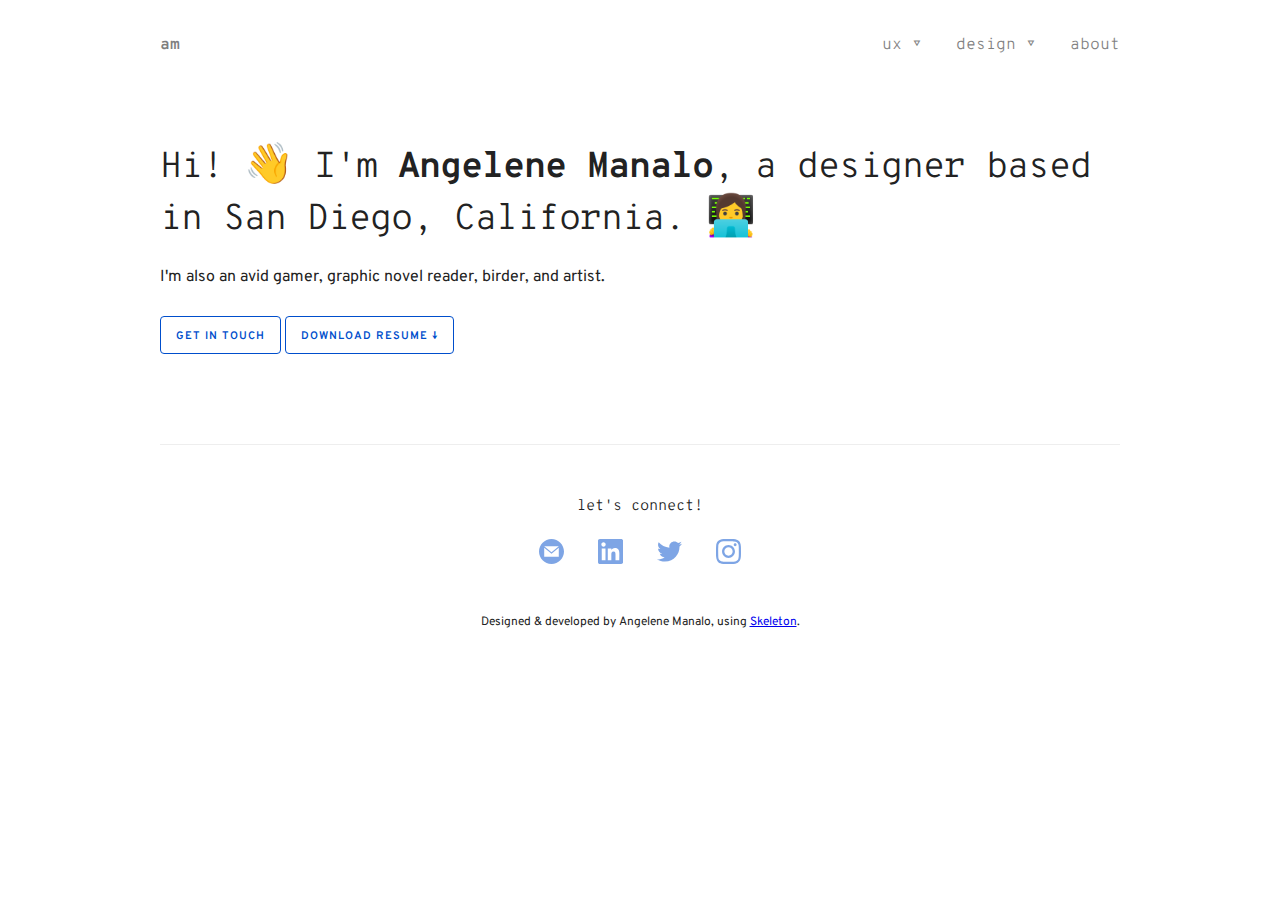
<file: index.html>
<!doctype html>
<html>
<head>
	<meta charset="UTF-8">
	
	<!-- Global site tag (gtag.js) - Google Analytics -->
	<script async src="https://www.googletagmanager.com/gtag/js?id=UA-172753774-1"></script>
	<script>
		window.dataLayer = window.dataLayer || [];
		function gtag(){dataLayer.push(arguments);}
		gtag('js', new Date());

		gtag('config', 'UA-172753774-1');
	</script>
	
	<link rel="stylesheet" href="css/skeleton.css">
	<link rel="stylesheet" href="css/normalize.css">
	<link rel="stylesheet" href="css/hamburgers.css">
	<script type="text/javascript" src="js/custom.js"></script>
	
	<link rel="apple-touch-icon" sizes="180x180" href="img/favicons/apple-touch-icon.png">
	<link rel="icon" type="image/png" sizes="32x32" href="img/favicons/favicon-32x32.png">
	<link rel="icon" type="image/png" sizes="16x16" href="img/favicons/favicon-16x16.png">
	<link rel="manifest" href="/site.webmanifest">
	
	<title>Angelene Manalo | Digital Designer</title>
</head>

<body>
	<div class="container">
		<button class="hamburger hamburger--squeeze menu" type="button" onclick="menuToggle()">
		<span class="hamburger-box">
			<span class="hamburger-inner"></span>
		</span>
		</button>
		<nav class="menu-overlay">
			<ul>
				<li><a href="https://angelenemanalo.com/">home</a></li>
				<li><a href="#ux">ux</a>
					<ul>
						<li><a href="https://angelenemanalo.com/ux/uci-vsc.html">uci vsc</a></li>
					</ul>
				</li>
				<li><a href="#design">design</a>
					<ul>
						<li><a href="https://angelenemanalo.com/design/uci-vsc.html">uci vsc</a></li>
					</ul>
				</li>
				<li><a href="https://angelenemanalo.com/about.html">about</a></li>
			</ul>
		</nav>
		
		<nav class="navbar" role="navigation">
			<ul class="navbar-logo"><a href="https://angelenemanalo.com"><b>am</b></a></ul>
			<ul class="navbar-list">
				<li class="navbar-dropdown"><a href="#ux">ux</a>
					<ul class="navbar-dropdown-list">
						<li class="navbar-dropdown-item"><a href="https://angelenemanalo.com/ux/uci-vsc.html">uci vsc</a></li>
					</ul>
				</li>
				<li class="navbar-dropdown"><a href="#ux">design</a>
					<ul class="navbar-dropdown-list">
						<li class="navbar-dropdown-item"><a href="https://angelenemanalo.com/design/uci-vsc.html">uci vsc</a></li>
					</ul>
				</li>
				<li class="navbar-item"><a href="https://angelenemanalo.com/about.html">about</a></li>
			</ul>
		</nav>

		<div class="row">
			<div class="twelve columns spacing">
				<h3>Hi! <span class="emoji wave">👋</span> I'm <strong>Angelene Manalo</strong>, a designer based in San Diego, California. <span class="emoji">👩‍💻</span></h3>
				<p>I'm also an avid gamer, graphic novel reader, birder, and artist.</p>

				<a class="button button-primary" href="mailto:hello@angelenemanalo.com">get in touch</a> <a class="button button-primary" href="files/resume.pdf" target="_blank">download resume ↓</a>
			</div>
		</div>

<!--
		<div class="row">
			<div class="twelve columns spacing">
				<h6>recent work</h6>
			</div>
		</div>
-->

		<footer>
			<div class="row">
				<div class="twelve columns footer">
					<h6>let's connect!</h6>
					<a class="social-icon" href="mailto:hello@angelenemanalo.com" target="_blank"><img src="img/icons/email.svg" height="25px" alt="Email icon"></a> 
					<a class="social-icon" href="https://www.linkedin.com/in/angelenelmanalo/" target="_blank"><img src="img/icons/linkedin.svg" height="25px" alt="LinkedIn icon"></a>
					<a class="social-icon" href="https://twitter.com/angelenemanalo" target="_blank"><img src="img/icons/twitter.svg" height="25px" alt="Twitter icon"></a>
					<a class="social-icon" href="https://www.instagram.com/angelenelm_" target="_blank"><img src="img/icons/instagram.svg" height="25px" alt="Instagram icon"></a>
					<p class="credits">Designed &amp; developed by Angelene Manalo, using <a href="http://getskeleton.com/" target="_blank">Skeleton</a>.</p>
				</div>
			</div>
		</footer>
	</div>

</body>
</html>
</file>
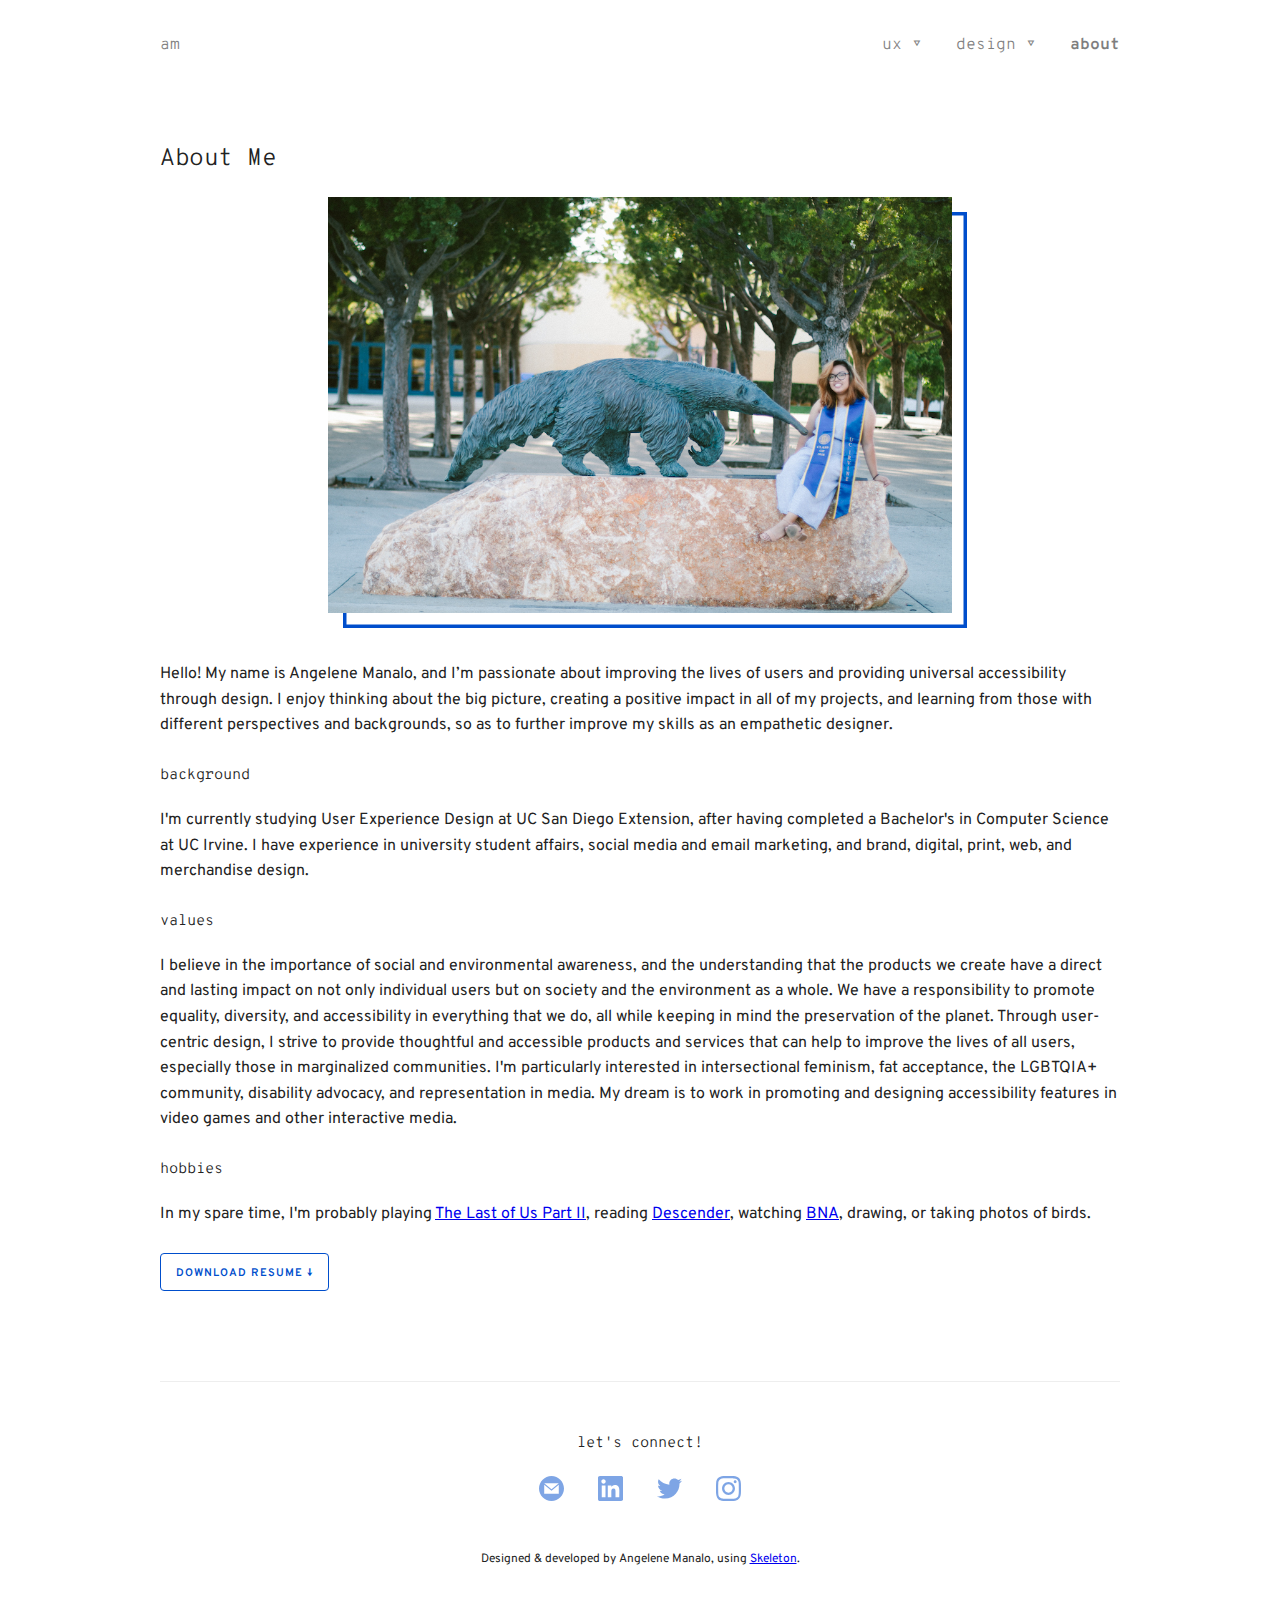
<file: about.html>
<!doctype html>
<html>
<head>
	<meta charset="UTF-8">
	
	<!-- Global site tag (gtag.js) - Google Analytics -->
	<script async src="https://www.googletagmanager.com/gtag/js?id=UA-172753774-1"></script>
	<script>
		window.dataLayer = window.dataLayer || [];
		function gtag(){dataLayer.push(arguments);}
		gtag('js', new Date());

		gtag('config', 'UA-172753774-1');
	</script>

	<link rel="stylesheet" href="css/skeleton.css">
	<link rel="stylesheet" href="css/normalize.css">
	<link rel="stylesheet" href="css/hamburgers.css">
	<script type="text/javascript" src="../js/custom.js"></script>

	<link rel="apple-touch-icon" sizes="180x180" href="img/favicons/apple-touch-icon.png">
	<link rel="icon" type="image/png" sizes="32x32" href="img/favicons/favicon-32x32.png">
	<link rel="icon" type="image/png" sizes="16x16" href="img/favicons/favicon-16x16.png">
	<link rel="manifest" href="/site.webmanifest">

	<title>Angelene Manalo | About Me</title>
</head>

<body>
	<div class="container">
		<button class="hamburger hamburger--squeeze menu" type="button" onclick="menuToggle()">
		<span class="hamburger-box">
			<span class="hamburger-inner"></span>
		</span>
		</button>
		<nav class="menu-overlay">
			<ul>
				<li><a href="https://angelenemanalo.com/">home</a></li>
				<li><a href="#ux">ux</a>
					<ul>
						<li><a href="https://angelenemanalo.com/ux/uci-vsc.html">uci vsc</a></li>
					</ul>
				</li>
				<li><a href="#design">design</a>
					<ul>
						<li><a href="https://angelenemanalo.com/design/uci-vsc.html">uci vsc</a></li>
					</ul>
				</li>
				<li><a href="https://angelenemanalo.com/about.html">about</a></li>
			</ul>
		</nav>

		<nav class="navbar" role="navigation">
			<ul class="navbar-logo"><a href="https://angelenemanalo.com">am</a></ul>
			<ul class="navbar-list">
				<li class="navbar-dropdown"><a href="#ux">ux</a>
					<ul class="navbar-dropdown-list">
						<li class="navbar-dropdown-item"><a href="https://angelenemanalo.com/ux/uci-vsc.html">uci vsc</a></li>
					</ul>
				</li>
				<li class="navbar-dropdown"><a href="#design">design</a>
					<ul class="navbar-dropdown-list">
						<li class="navbar-dropdown-item"><a href="https://angelenemanalo.com/design/uci-vsc.html">uci vsc</a></li>
					</ul>
				</li>
				<li class="navbar-item"><a href="https://angelenemanalo.com/about.html"><b>about</b></a></li>
			</ul>
		</nav>

		<header>
			<div class="row">
				<div class="twelve column spacing">
					<h5>About Me</h5>
				</div>
			</div>
		</header>

		<section id="about">
			<div class="row">
				<div class="twelve columns center">
					<img class="img-border" src="img/about/anteater.jpg" width="65%" alt="UC Irvine woman graduating class of 2014 sitting on large statue of anteater"/>
				</div>
			</div>
			<div class="row light-spacing">
				<div class="twelve columns">
					<p>Hello! My name is Angelene Manalo, and I’m passionate about improving the lives of users and providing universal accessibility through design. I enjoy thinking about the big picture, creating a positive impact in all of my projects, and learning from those with different perspectives and backgrounds, so as to further improve my skills as an empathetic designer.</p>
				</div>
			</div>
		</section>

		<section id="background">
			<div class="row">
				<div class="twelve columns">
					<h6>background</h6>
					<p>I'm currently studying User Experience Design at UC San Diego Extension, after having completed a Bachelor's in Computer Science at UC Irvine. I have experience in university student affairs, social media and email marketing, and brand, digital, print, web, and merchandise design.</p>
				</div>
			</div>
		</section>

		<section id="values">
			<div class="row">
				<div class="twelve columns">
					<h6>values</h6>
					<p>I believe in the importance of social and environmental awareness, and the understanding that the products we create have a direct and lasting impact on not only individual users but on society and the environment as a whole. We have a responsibility to promote equality, diversity, and accessibility in everything that we do, all while keeping in mind the preservation of the planet. Through user-centric design, I strive to provide thoughtful and accessible products and services that can help to improve the lives of all users, especially those in marginalized communities. I'm particularly interested in intersectional feminism, fat acceptance, the LGBTQIA+ community, disability advocacy, and representation in media. My dream is to work in promoting and designing accessibility features in video games and other interactive media.</p>
				</div>
			</div>
		</section>

		<section id="hobbies">
			<div class="row">
				<div class="twelve columns">
					<h6>hobbies</h6>
					<p>In my spare time, I'm probably playing <a href="https://www.playstation.com/en-us/games/the-last-of-us-part-ii-ps4/" target="_blank">The Last of Us Part II</a>, reading <a href="https://imagecomics.com/comics/series/descender" target="_blank">Descender</a>, watching <a href="https://www.netflix.com/title/81220429" target="_blank">BNA</a>, drawing, or taking photos of birds.</p>
				</div>
			</div>
		</section>

		<a class="button button-primary" href="files/resume.pdf" target="_blank">download resume ↓</a>

		<footer>
			<div class="twelve columns footer">
				<h6>let's connect!</h6>
				<a class="social-icon" href="mailto:hello@angelenemanalo.com" target="_blank"><img src="img/icons/email.svg" height="25px" alt="Email icon"></a>
				<a class="social-icon" href="https://www.linkedin.com/in/angelenelmanalo/" target="_blank"><img src="img/icons/linkedin.svg" height="25px" alt="LinkedIn icon"></a>
				<a class="social-icon" href="https://twitter.com/angelenemanalo" target="_blank"><img src="img/icons/twitter.svg" height="25px" alt="Twitter icon"></a>
				<a class="social-icon" href="https://www.instagram.com/angelenelm_" target="_blank"><img src="img/icons/instagram.svg" height="25px" alt="Instagram icon"></a>
				<p class="credits">Designed &amp; developed by Angelene Manalo, using <a href="http://getskeleton.com/" target="_blank">Skeleton</a>.</p>
			</div>
		</footer>
	</div>

</body>
</html>
</file>
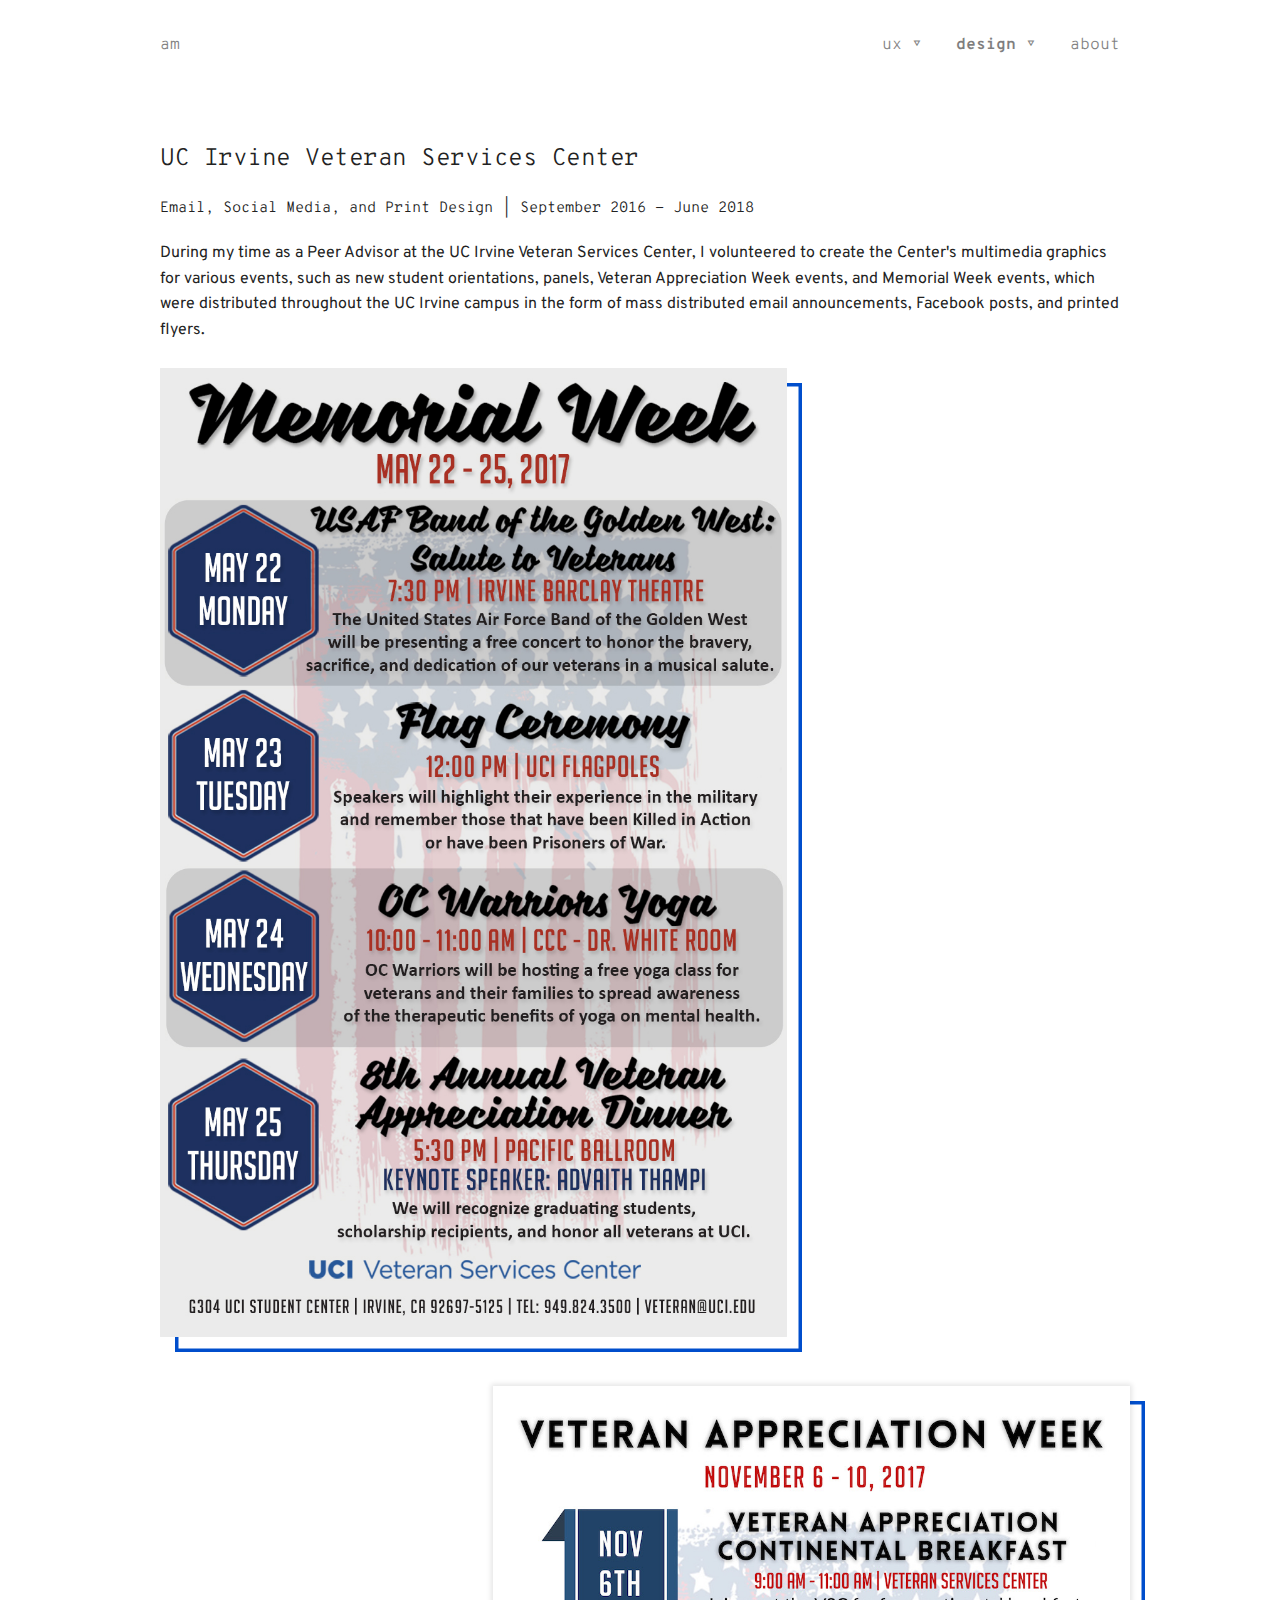
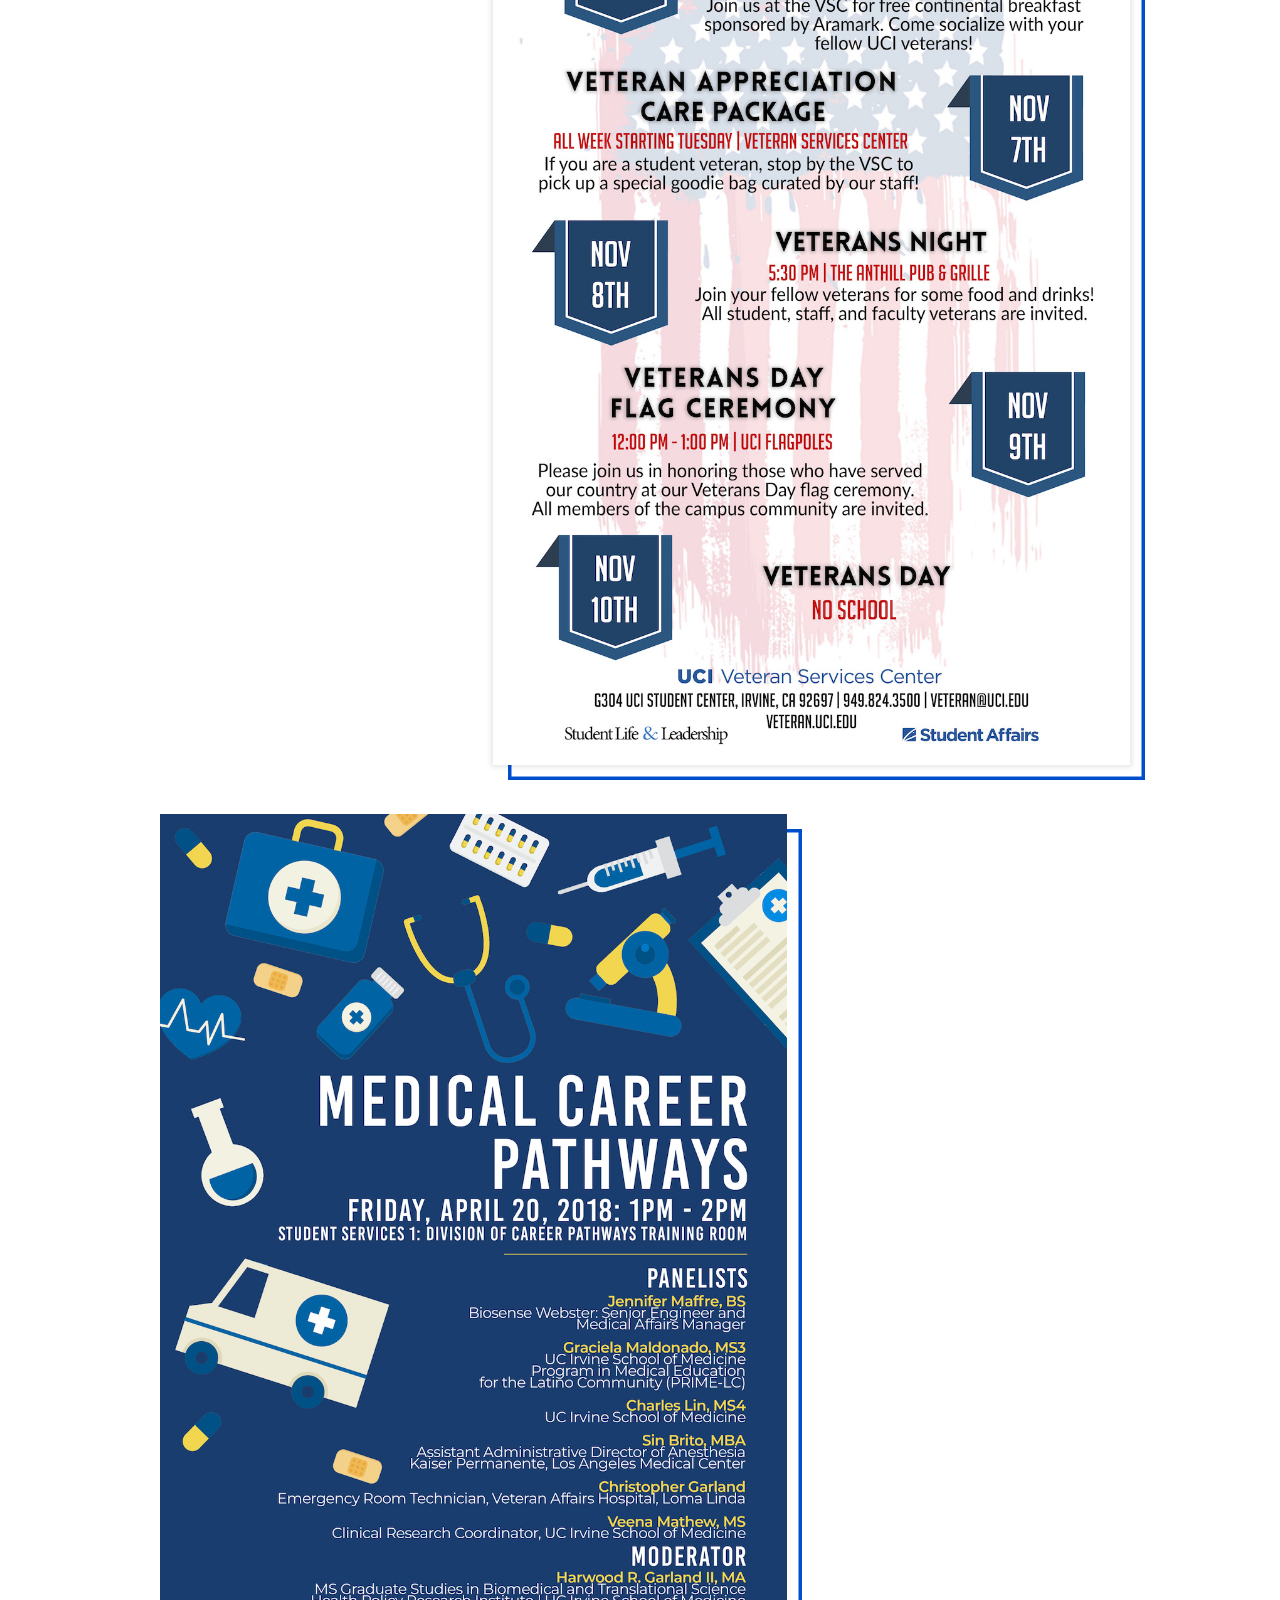
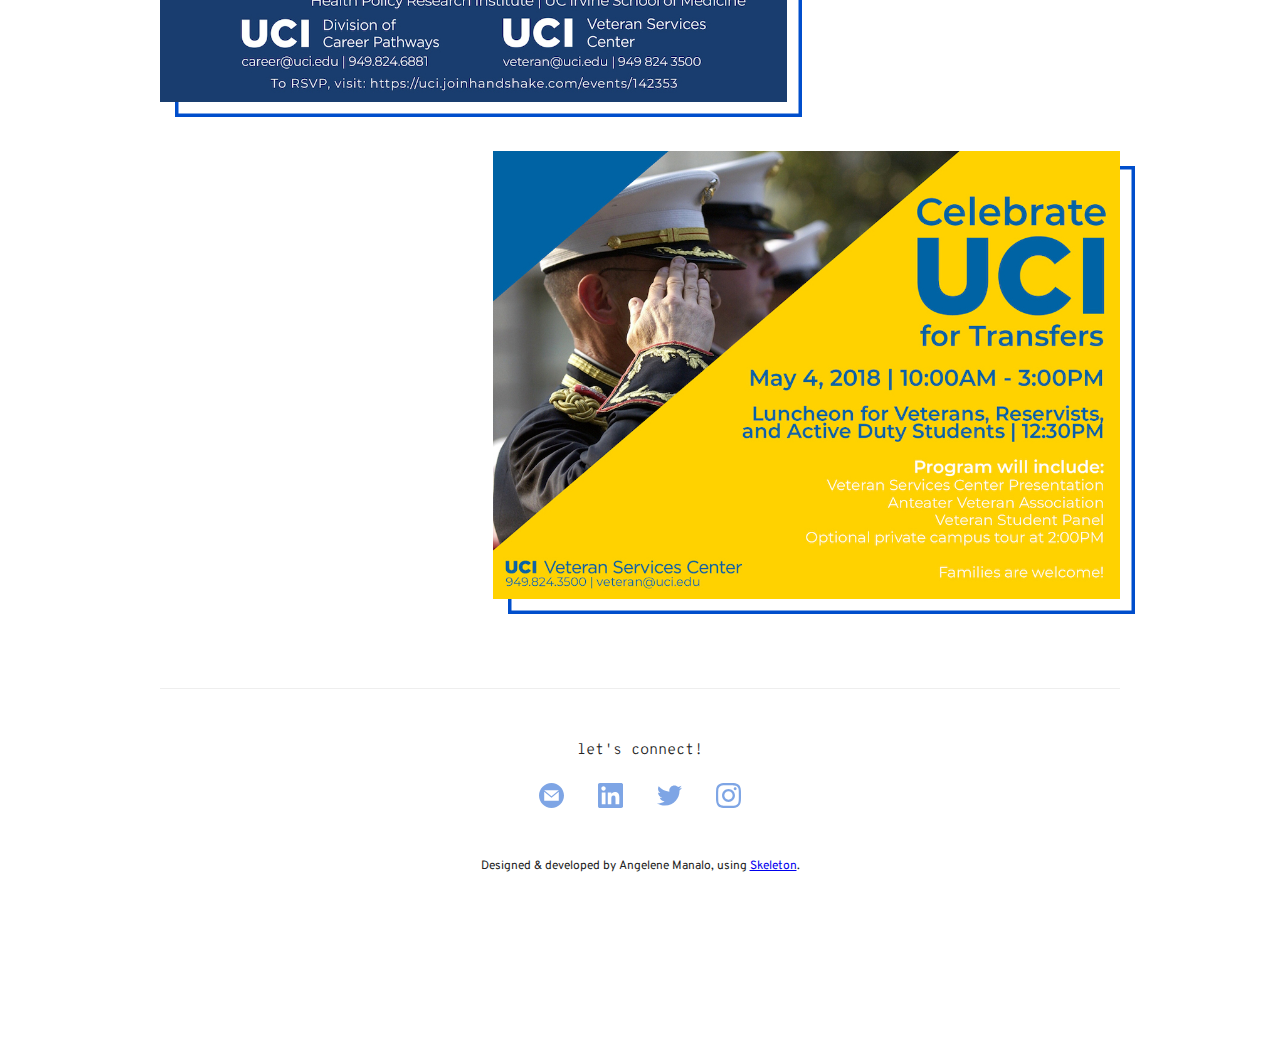
<file: design/uci-vsc.html>
<!doctype html>
<html>
<head>
	<meta charset="UTF-8">
	
	<!-- Global site tag (gtag.js) - Google Analytics -->
	<script async src="https://www.googletagmanager.com/gtag/js?id=UA-172753774-1"></script>
	<script>
		window.dataLayer = window.dataLayer || [];
		function gtag(){dataLayer.push(arguments);}
		gtag('js', new Date());

		gtag('config', 'UA-172753774-1');
	</script>
	
	<link rel="stylesheet" href="../css/skeleton.css">
	<link rel="stylesheet" href="../css/normalize.css">
	<link rel="stylesheet" href="../css/hamburgers.css">
	<script type="text/javascript" src="../js/custom.js"></script>
	
	<link rel="apple-touch-icon" sizes="180x180" href="img/favicons/apple-touch-icon.png">
	<link rel="icon" type="image/png" sizes="32x32" href="img/favicons/favicon-32x32.png">
	<link rel="icon" type="image/png" sizes="16x16" href="img/favicons/favicon-16x16.png">
	<link rel="manifest" href="/site.webmanifest">
	
	<title>Angelene Manalo | Design: UC Irvine Veteran Services Center</title>
</head>

<body>
	<div class="container">
		<button class="hamburger hamburger--squeeze menu" type="button" onclick="menuToggle()">
		<span class="hamburger-box">
			<span class="hamburger-inner"></span>
		</span>
		</button>
		<nav class="menu-overlay">
			<ul>
				<li><a href="https://angelenemanalo.com/">home</a></li>
				<li><a href="#ux">ux</a>
					<ul>
						<li><a href="https://angelenemanalo.com/ux/uci-vsc.html">uci vsc</a></li>
					</ul>
				</li>
				<li><a href="#design">design</a>
					<ul>
						<li><a href="https://angelenemanalo.com/design/uci-vsc.html">uci vsc</a></li>
					</ul>
				</li>
				<li><a href="https://angelenemanalo.com/about.html">about</a></li>
			</ul>
		</nav>
		
		<nav class="navbar" role="navigation">
			<ul class="navbar-logo"><a href="https://angelenemanalo.com">am</a></ul>
			<ul class="navbar-list">
				<li class="navbar-dropdown"><a href="#ux">ux</a>
					<ul class="navbar-dropdown-list">
						<li class="navbar-dropdown-item"><a href="https://angelenemanalo.com/ux/uci-vsc.html">uci vsc</a></li>
					</ul>
				</li>
				<li class="navbar-dropdown"><a href="#design"><b>design</b></a>
					<ul class="navbar-dropdown-list">
						<li class="navbar-dropdown-item"><a href="https://angelenemanalo.com/design/uci-vsc.html"><b>uci vsc</b></a></li>
					</ul>
				</li>
				<li class="navbar-item"><a href="https://angelenemanalo.com/about.html">about</a></li>
			</ul>
		</nav>
		
		<div class="row">
			<div class="twelve columns spacing">
				<h5>UC Irvine Veteran Services Center</h5>
				<h6>Email, Social Media, and Print Design | September 2016 - June 2018 </h6>
				<p>During my time as a Peer Advisor at the UC Irvine Veteran Services Center, I volunteered to create the Center's multimedia graphics for various events, such as new student orientations, panels, Veteran Appreciation Week events, and Memorial Week events, which were distributed throughout the UC Irvine campus in the form of mass distributed email announcements, Facebook posts, and printed flyers.</p>
			</div>
		</div>
		
		<div class="row">
			<div class="eight columns">
				<img class="img-border" src="../img/design/uci-vsc/MemorialWeek2017.jpg" width="100%" alt=""/>
			</div>
		</div>
		
		<div class="row">
			<div class="eight columns light-spacing u-pull-right">
				<img class="img-shadow-border" src="../img/design/uci-vsc/VeteransWeek2017.jpg" width="100%" alt=""/>
			</div>
		</div>
		<div class="row">
			<div class="eight columns light-spacing">
				<img class="img-border" src="../img/design/uci-vsc/MedicalCareerPathways2018.jpg" width="100%" alt=""/>
			</div>
		</div>
		<div class="row">
			<div class="eight columns light-spacing u-pull-right">
				<img class="img-border" src="../img/design/uci-vsc/CelebrateUCI-VSC-50.jpg" width="100%" alt=""/>
			</div>
		</div>
		
		<div class="twelve columns footer">
			<h6>let's connect!</h6>
			<a class="social-icon" href="mailto:hello@angelenemanalo.com" target="_blank"><img src="../img/icons/email.svg" height="25px" alt="Email icon"></a> 
			<a class="social-icon" href="https://www.linkedin.com/in/angelenelmanalo/" target="_blank"><img src="../img/icons/linkedin.svg" height="25px" alt="LinkedIn icon"></a>
			<a class="social-icon" href="https://twitter.com/angelenemanalo" target="_blank"><img src="../img/icons/twitter.svg" height="25px" alt="Twitter icon"></a>
			<a class="social-icon" href="https://www.instagram.com/angelenelm_" target="_blank"><img src="../img/icons/instagram.svg" height="25px" alt="Instagram icon"></a>
			<p class="credits">Designed &amp; developed by Angelene Manalo, using <a href="http://getskeleton.com/" target="_blank">Skeleton</a>.</p>
		</div>
	</div>
	
</body>
</html>
</file>
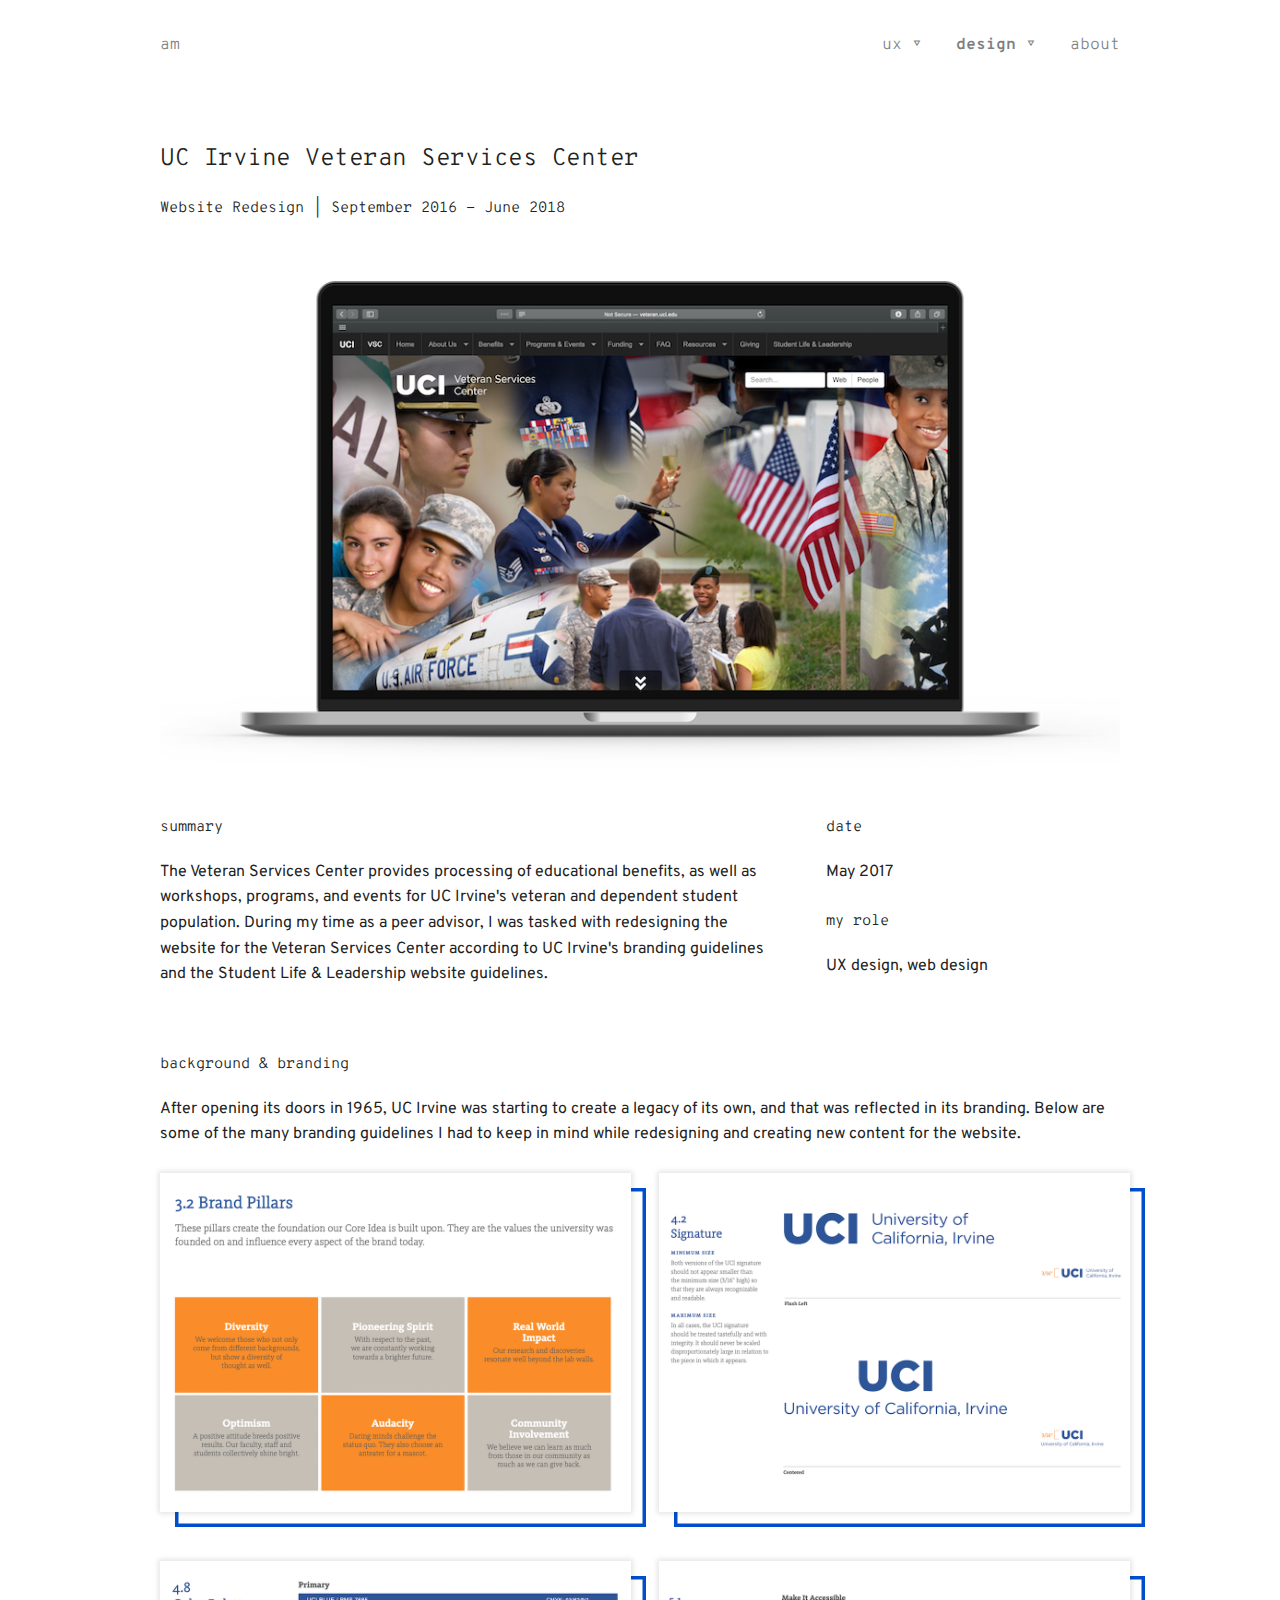
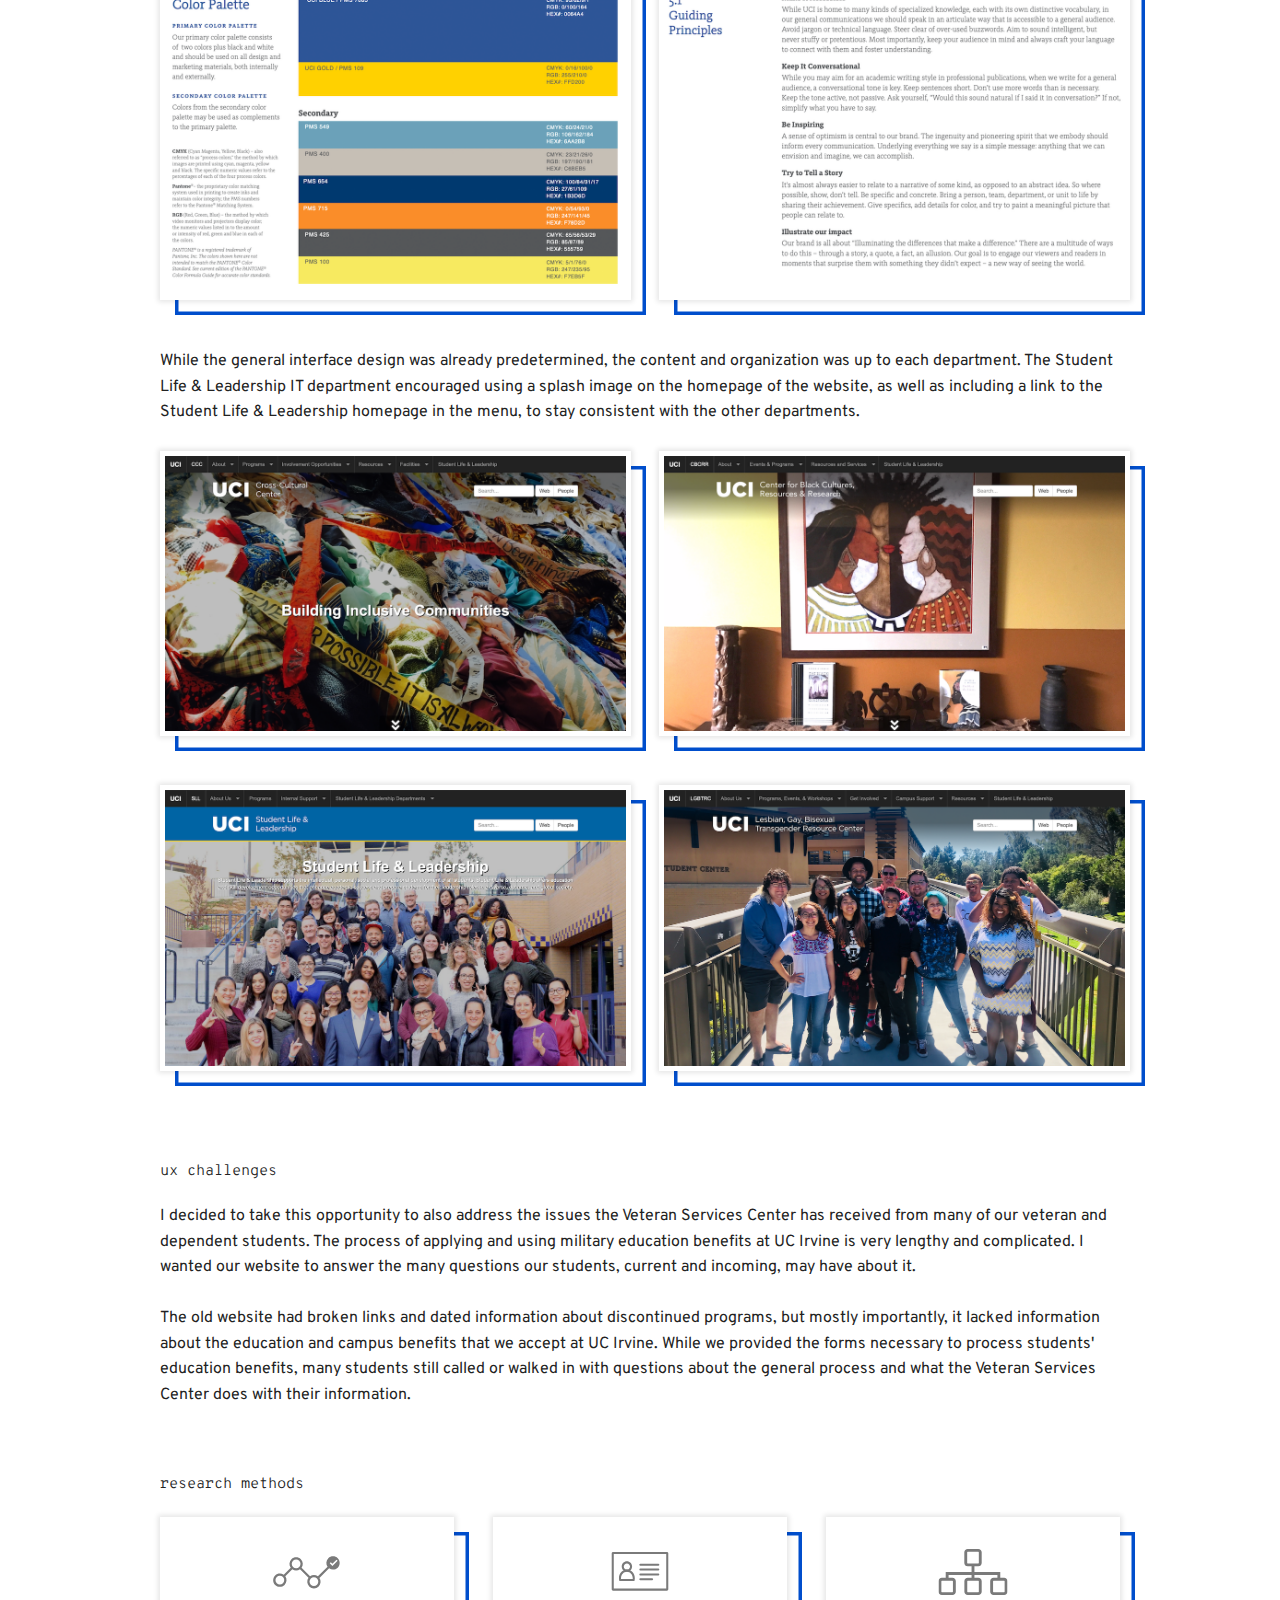
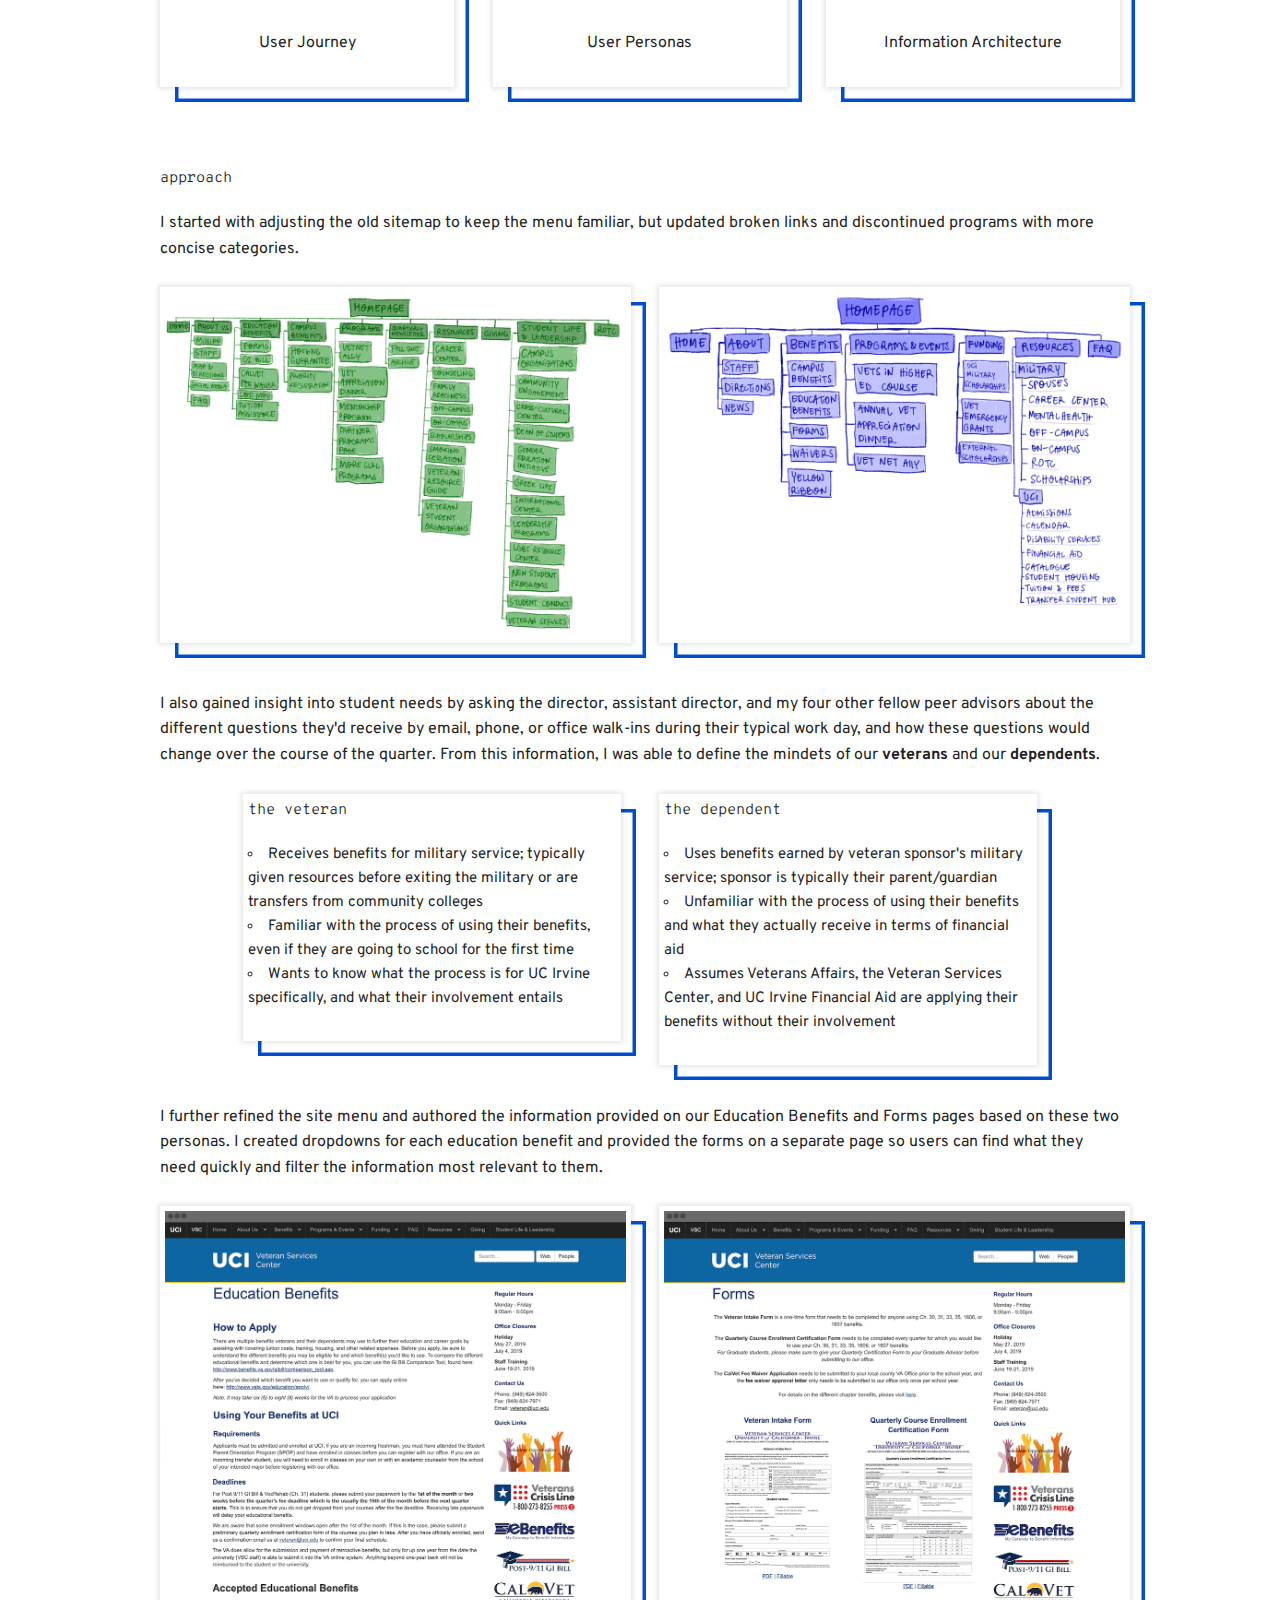
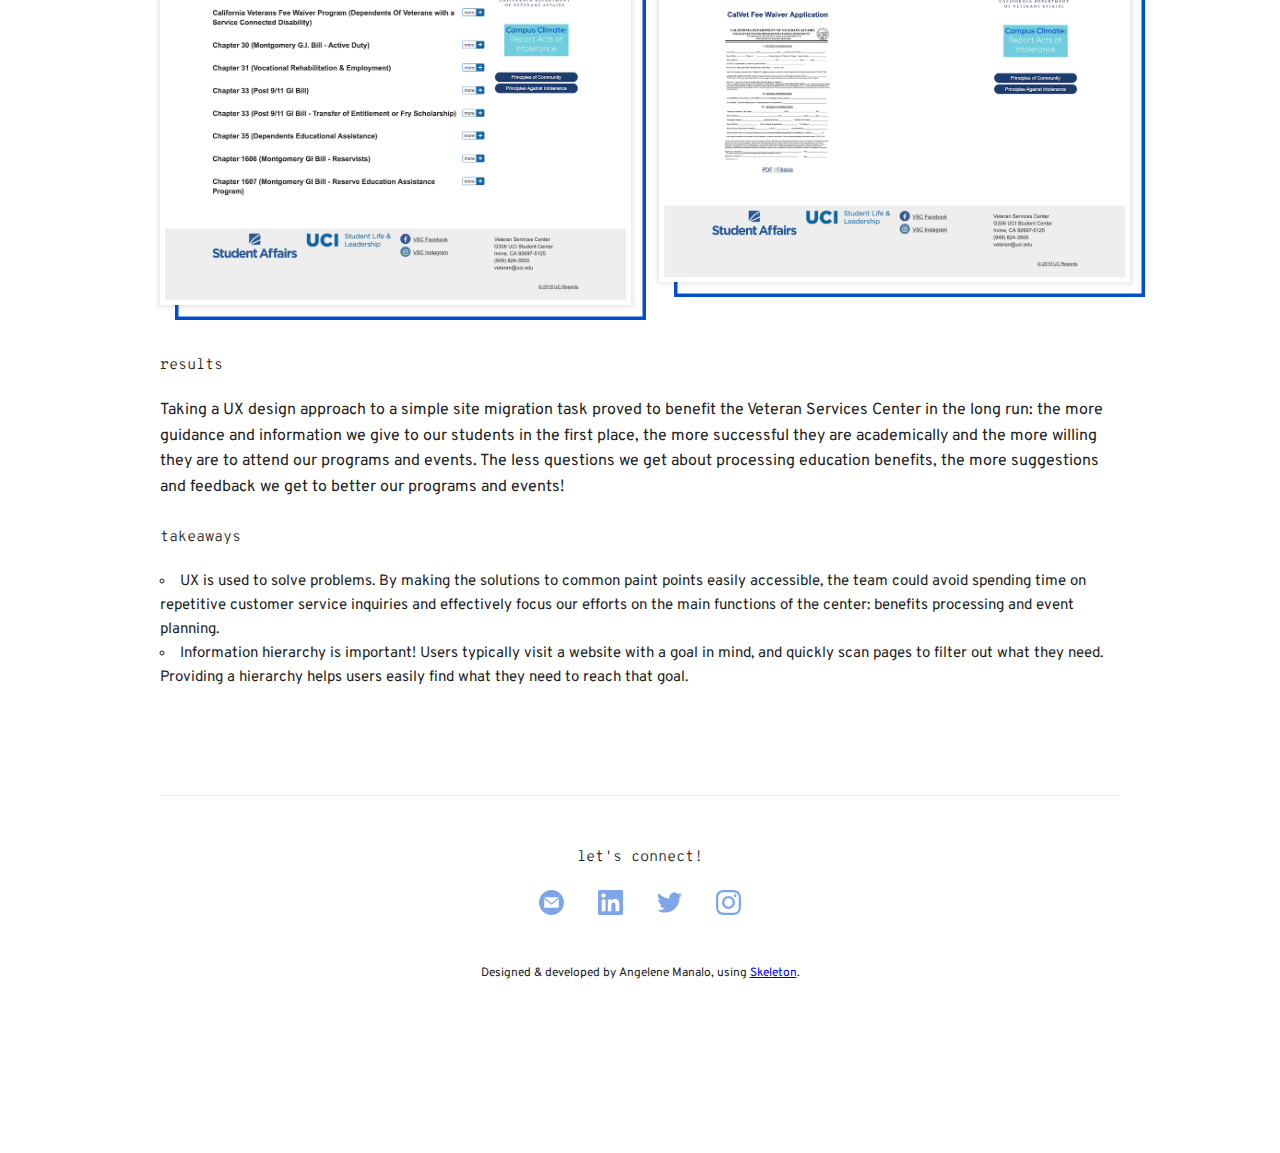
<file: ux/uci-vsc.html>
<!doctype html>
<html>
<head>
	<meta charset="UTF-8">
	
	<!-- Global site tag (gtag.js) - Google Analytics -->
	<script async src="https://www.googletagmanager.com/gtag/js?id=UA-172753774-1"></script>
	<script>
		window.dataLayer = window.dataLayer || [];
		function gtag(){dataLayer.push(arguments);}
		gtag('js', new Date());

		gtag('config', 'UA-172753774-1');
	</script>
	
	<link rel="stylesheet" href="../css/skeleton.css">
	<link rel="stylesheet" href="../css/normalize.css">
	<link rel="stylesheet" href="../css/hamburgers.css">
	<script type="text/javascript" src="../js/custom.js"></script>
	
	<link rel="apple-touch-icon" sizes="180x180" href="img/favicons/apple-touch-icon.png">
	<link rel="icon" type="image/png" sizes="32x32" href="img/favicons/favicon-32x32.png">
	<link rel="icon" type="image/png" sizes="16x16" href="img/favicons/favicon-16x16.png">
	<link rel="manifest" href="/site.webmanifest">
	
	<title>Angelene Manalo | UX: UC Irvine Veteran Services Center</title>
</head>

<body>
	<div class="container">
		<button class="hamburger hamburger--squeeze menu" type="button" onclick="menuToggle()">
		<span class="hamburger-box">
			<span class="hamburger-inner"></span>
		</span>
		</button>
		<nav class="menu-overlay">
			<ul>
				<li><a href="https://angelenemanalo.com/">home</a></li>
				<li><a href="#ux">ux</a>
					<ul>
						<li><a href="https://angelenemanalo.com/ux/uci-vsc.html">uci vsc</a></li>
					</ul>
				</li>
				<li><a href="#design">design</a>
					<ul>
						<li><a href="https://angelenemanalo.com/design/uci-vsc.html">uci vsc</a></li>
					</ul>
				</li>
				<li><a href="https://angelenemanalo.com/about.html">about</a></li>
			</ul>
		</nav>
		
		<nav class="navbar" role="navigation">
			<ul class="navbar-logo"><a href="https://angelenemanalo.com">am</a></ul>
			<ul class="navbar-list">
				<li class="navbar-dropdown"><a href="#ux">ux</a>
					<ul class="navbar-dropdown-list">
						<li class="navbar-dropdown-item"><a href="https://angelenemanalo.com/ux/uci-vsc.html">uci vsc</a></li>
					</ul>
				</li>
				<li class="navbar-dropdown"><a href="#design"><b>design</b></a>
					<ul class="navbar-dropdown-list">
						<li class="navbar-dropdown-item"><a href="https://angelenemanalo.com/design/uci-vsc.html"><b>uci vsc</b></a></li>
					</ul>
				</li>
				<li class="navbar-item"><a href="https://angelenemanalo.com/about.html">about</a></li>
			</ul>
		</nav>
		
		<header>
			<div class="row">
				<div class="twelve columns spacing">
					<h5>UC Irvine Veteran Services Center</h5>
					<h6>Website Redesign | September 2016 - June 2018 </h6>
				</div>
			</div>
		</header>
		
		<section id="hero-image">
			<div class="row light-spacing">
				<div class="twelve columns">
					<img src="../img/work/uci-vsc/vschomepagemockup.png" width="100%" alt=""/>
				</div>
			</div>
		</section>
		
		<section id="summary">
			<div class="row light-spacing">
				<div class="eight columns">
					<h6>summary</h6>
					<p>The Veteran Services Center provides processing of educational benefits, as well as workshops, programs, and events for UC Irvine's veteran and dependent student population. During my time as a peer advisor, I was tasked with redesigning the website for the Veteran Services Center according to UC Irvine's branding guidelines and the Student Life &amp; Leadership website guidelines.</p>
				</div>
				<div class="four columns">
					<h6>date</h6>
					<p>May 2017</p>
					<h6>my role</h6>
					<p>UX design, web design</p>
				</div>
			</div>
		</section>
		
		<section id="background-and-branding">
			<div class="row light-spacing">
				<div class="twelve columns">
					<h6>background &amp; branding</h6>
					<p>After opening its doors in 1965, UC Irvine was starting to create a legacy of its own, and that was reflected in its branding. Below are some of the many branding guidelines I had to keep in mind while redesigning and creating new content for the website.</p>
				</div>
			</div>

			<div class="row">
				<div class="one-half column">
					<img class="img-shadow-border" src="../img/work/uci-vsc/ucibrandpillars.png" width="100%" alt=""/>
				</div>
				<div class="one-half column">
					<img class="img-shadow-border" src="../img/work/uci-vsc/ucisignature.png" width="100%" alt=""/>
				</div>
			</div>
			<div class="row light-spacing">
				<div class="one-half column">
					<img class="img-shadow-border" src="../img/work/uci-vsc/ucicolorpalette.png" width="100%" alt=""/>
				</div>
				<div class="one-half column">
					<img class="img-shadow-border" src="../img/work/uci-vsc/ucitoneofvoice.png" width="100%" alt=""/>
				</div>
			</div>
			
			<div class="row light-spacing">
				<div class="twelve columns">
					<p>While the general interface design was already predetermined, the content and organization was up to each department. The Student Life &amp; Leadership IT department encouraged using a splash image on the homepage of the website, as well as including a link to the Student Life &amp; Leadership homepage in the menu, to stay consistent with the other departments.</p>
				</div>
			</div>
			
			<div class="row">
				<div class="one-half column">
					<img class="img-shadow-border" src="../img/work/uci-vsc/ccchomepage.png" width="100%" alt=""/>
				</div>
				<div class="one-half column">
					<img class="img-shadow-border" src="../img/work/uci-vsc/cbcrrhomepage.png" width="100%" alt=""/>
				</div>
			</div>
			<div class="row light-spacing">
				<div class="one-half column">
					<img class="img-shadow-border" src="../img/work/uci-vsc/sllhomepage.png" width="100%" alt=""/>
				</div>
				<div class="one-half column">
					<img class="img-shadow-border" src="../img/work/uci-vsc/lgbtrchomepage.png" width="100%" alt=""/>
				</div>
			</div>
		</section>
		
		<section id="ux-challenges">
			<div class="row spacing">
				<div class="twelve columns">
					<h6>ux challenges</h6>
					<p>I decided to take this opportunity to also address the issues the Veteran Services Center has received from many of our veteran and dependent students. The process of applying and using military education benefits at UC Irvine is very lengthy and complicated. I wanted our website to answer the many questions our students, current and incoming, may have about it.</p>

					<p>The old website had broken links and dated information about discontinued programs, but mostly importantly, it lacked information about the education and campus benefits that we accept at UC Irvine. While we provided the forms necessary to process students' education benefits, many students still called or walked in with questions about the general process and what the Veteran Services Center does with their information.</p>
				</div>
			</div>
		</section>
		
		<section id="research-methods">
			<div class="row light-spacing">
				<div class="twelve columns">
					<h6>research methods</h6>
				</div>
			</div>
			
			<div class="row">
				<div class="one-third column center img-shadow-border">
					<img src="../img/work/uci-vsc/research-userjourneynew.svg" alt=""/>
					<p>User Journey</p>
				</div>
				<div class="one-third column center img-shadow-border">
					<img src="../img/work/uci-vsc/research-personas.svg" alt=""/>
					<p>User Personas</p>
				</div>
				<div class="one-third column center img-shadow-border" >
					<img src="../img/work/uci-vsc/research-infoarchitect.svg" alt=""/>
					<p>Information Architecture</p>
				</div>
			</div>
		</section>
		
		<section id="#approach">
			<div class="row spacing">
				<div class="twelve columns">
					<h6>approach</h6>
					<p>I started with adjusting the old sitemap to keep the menu familiar, but updated broken links and discontinued programs with more concise categories.</p>
				</div>
			</div>
			<div class="row">
				<div class="one-half column">
					<img class="img-shadow-border" src="../img/work/uci-vsc/vsc-oldsitemap.png" width="100%" alt=""/>
				</div>
				<div class="one-half column">
					<img class="img-shadow-border" src="../img/work/uci-vsc/vsc-newsitemap.png" width="100%" alt=""/>
				</div>
			</div>
			<div class="row light-spacing">
				<div class="twelve columns">
					<p>I also gained insight into student needs by asking the director, assistant director, and my four other fellow peer advisors about the different questions they'd receive by email, phone, or office walk-ins during their typical work day, and how these questions would change over the course of the quarter. From this information, I was able to define the mindets of our <b>veterans</b> and our <b>dependents</b>.</p>
				</div>
			</div>
			<div class="row">
				<div class="five columns offset-by-one img-shadow-border">
					<h6>the veteran</h6>
					<ul>						
						<li>Receives benefits for military service; typically given resources before exiting the military or are transfers from community colleges</li>
						<li>Familiar with the process of using their benefits, even if they are going to school for the first time</li>
						<li>Wants to know what the process is for UC Irvine specifically, and what their involvement entails</li>
					</ul>
				</div>
				<div class="five columns img-shadow-border">
					<h6>the dependent</h6>
					<ul>
						<li>Uses benefits earned by veteran sponsor's military service; sponsor is typically their parent/guardian</li>
						<li>Unfamiliar with the process of using their benefits and what they actually receive in terms of financial aid</li>
						<li>Assumes Veterans Affairs, the Veteran Services Center, and UC Irvine Financial Aid are applying their benefits without their involvement</li>
					</ul>
				</div>
			</div>
			<div class="row light-spacing">
				<div class="twelve columns">
					<p>I further refined the site menu and authored the information provided on our Education Benefits and Forms pages based on these two personas. I created dropdowns for each education benefit and provided the forms on a separate page so users can find what they need quickly and filter the information most relevant to them.</p>
				</div>
			</div>
			<div class="row">
				<div class="one-half column">
					<img class="img-shadow-border" src="../img/work/uci-vsc/vsceducationbenefitspage.png" width="100%" alt=""/>
				</div>
				<div class="one-half column">
					<img class="img-shadow-border" src="../img/work/uci-vsc/vscformspage.png" width="100%" alt=""/>
				</div>
			</div>
		</section>
		
		<section id="results-and-takeaways">
			<div class="row light-spacing">
				<div class="twelve columns">
					<h6>results</h6>
					<p>Taking a UX design approach to a simple site migration task proved to benefit the Veteran Services Center in the long run: the more guidance and information we give to our students in the first place, the more successful they are academically and the more willing they are to attend our programs and events. The less questions we get about processing education benefits, the more suggestions and feedback we get to better our programs and events!</p>
					<h6>takeaways</h6>
					<ul>
						<li>UX is used to solve problems. By making the solutions to common paint points easily accessible, the team could avoid spending time on repetitive customer service inquiries and effectively focus our efforts on the main functions of the center: benefits processing and event planning.</li>
						<li>Information hierarchy is important! Users typically visit a website with a goal in mind, and quickly scan pages to filter out what they need. Providing a hierarchy helps users easily find what they need to reach that goal.</li>
					</ul>
				</div>
			</div>
		</section>
		
		<footer>
			<div class="twelve columns footer">
				<h6>let's connect!</h6>
				<a class="social-icon" href="mailto:hello@angelenemanalo.com" target="_blank"><img src="../img/icons/email.svg" height="25px" alt="Email icon"></a> 
				<a class="social-icon" href="https://www.linkedin.com/in/angelenelmanalo/" target="_blank"><img src="../img/icons/linkedin.svg" height="25px" alt="LinkedIn icon"></a>
				<a class="social-icon" href="https://twitter.com/angelenemanalo" target="_blank"><img src="../img/icons/twitter.svg" height="25px" alt="Twitter icon"></a>
				<a class="social-icon" href="https://www.instagram.com/angelenelm_" target="_blank"><img src="../img/icons/instagram.svg" height="25px" alt="Instagram icon"></a>
				<p class="credits">Designed &amp; developed by Angelene Manalo, using <a href="http://getskeleton.com/" target="_blank">Skeleton</a>.</p>
			</div>
		</footer>
	</div>
	
</body>
</html>
</file>
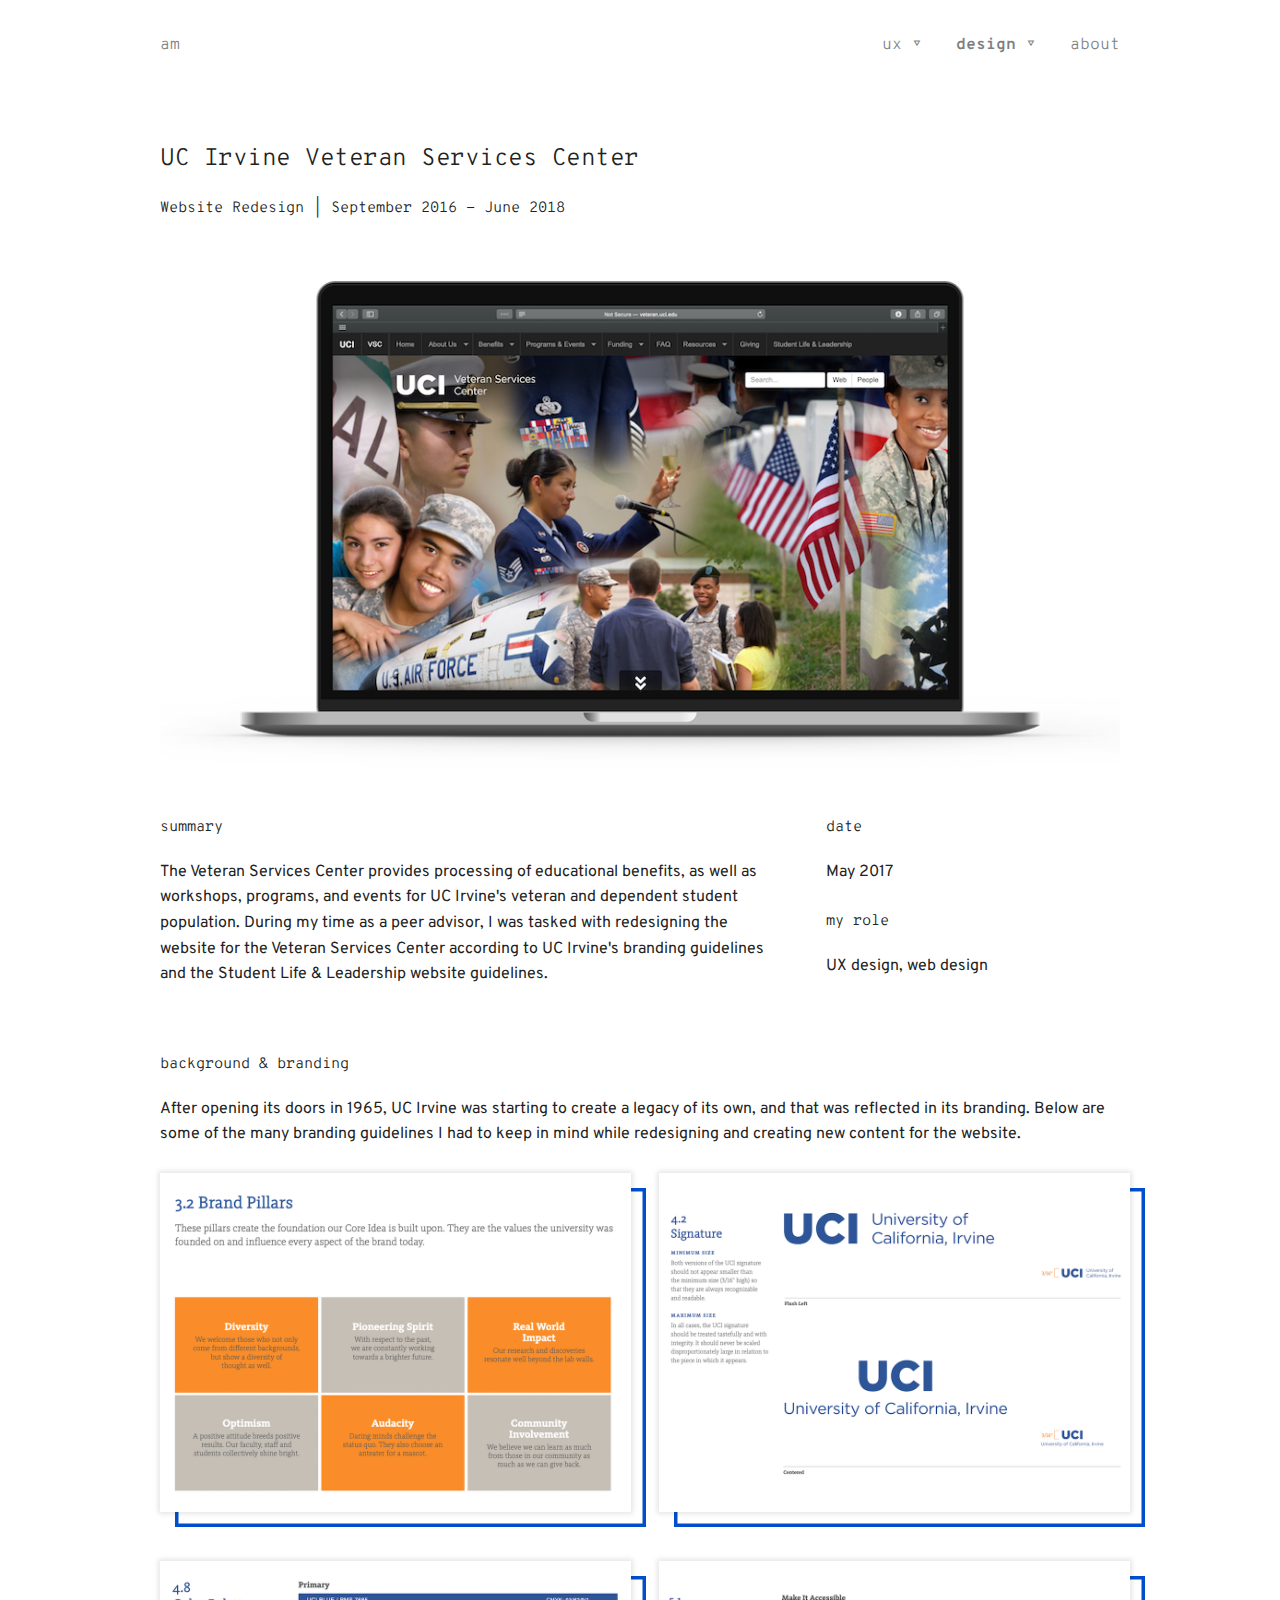
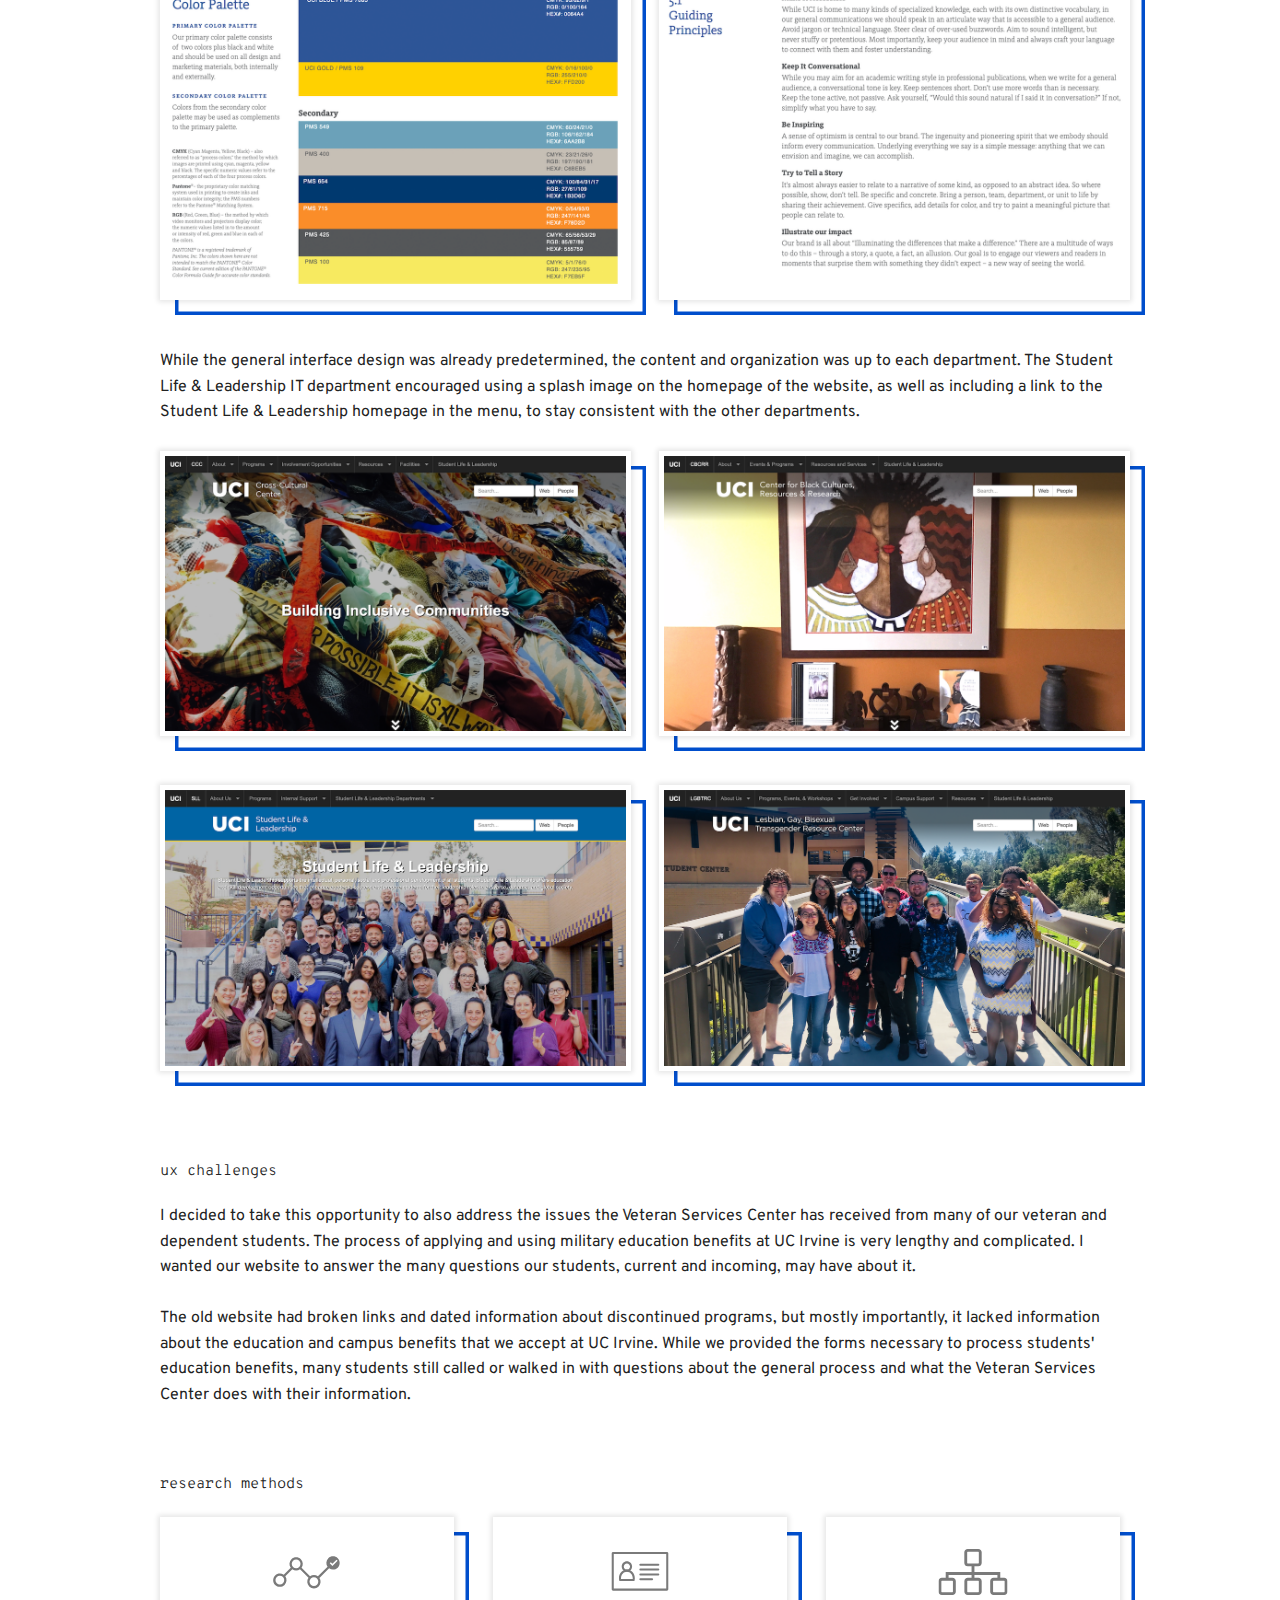
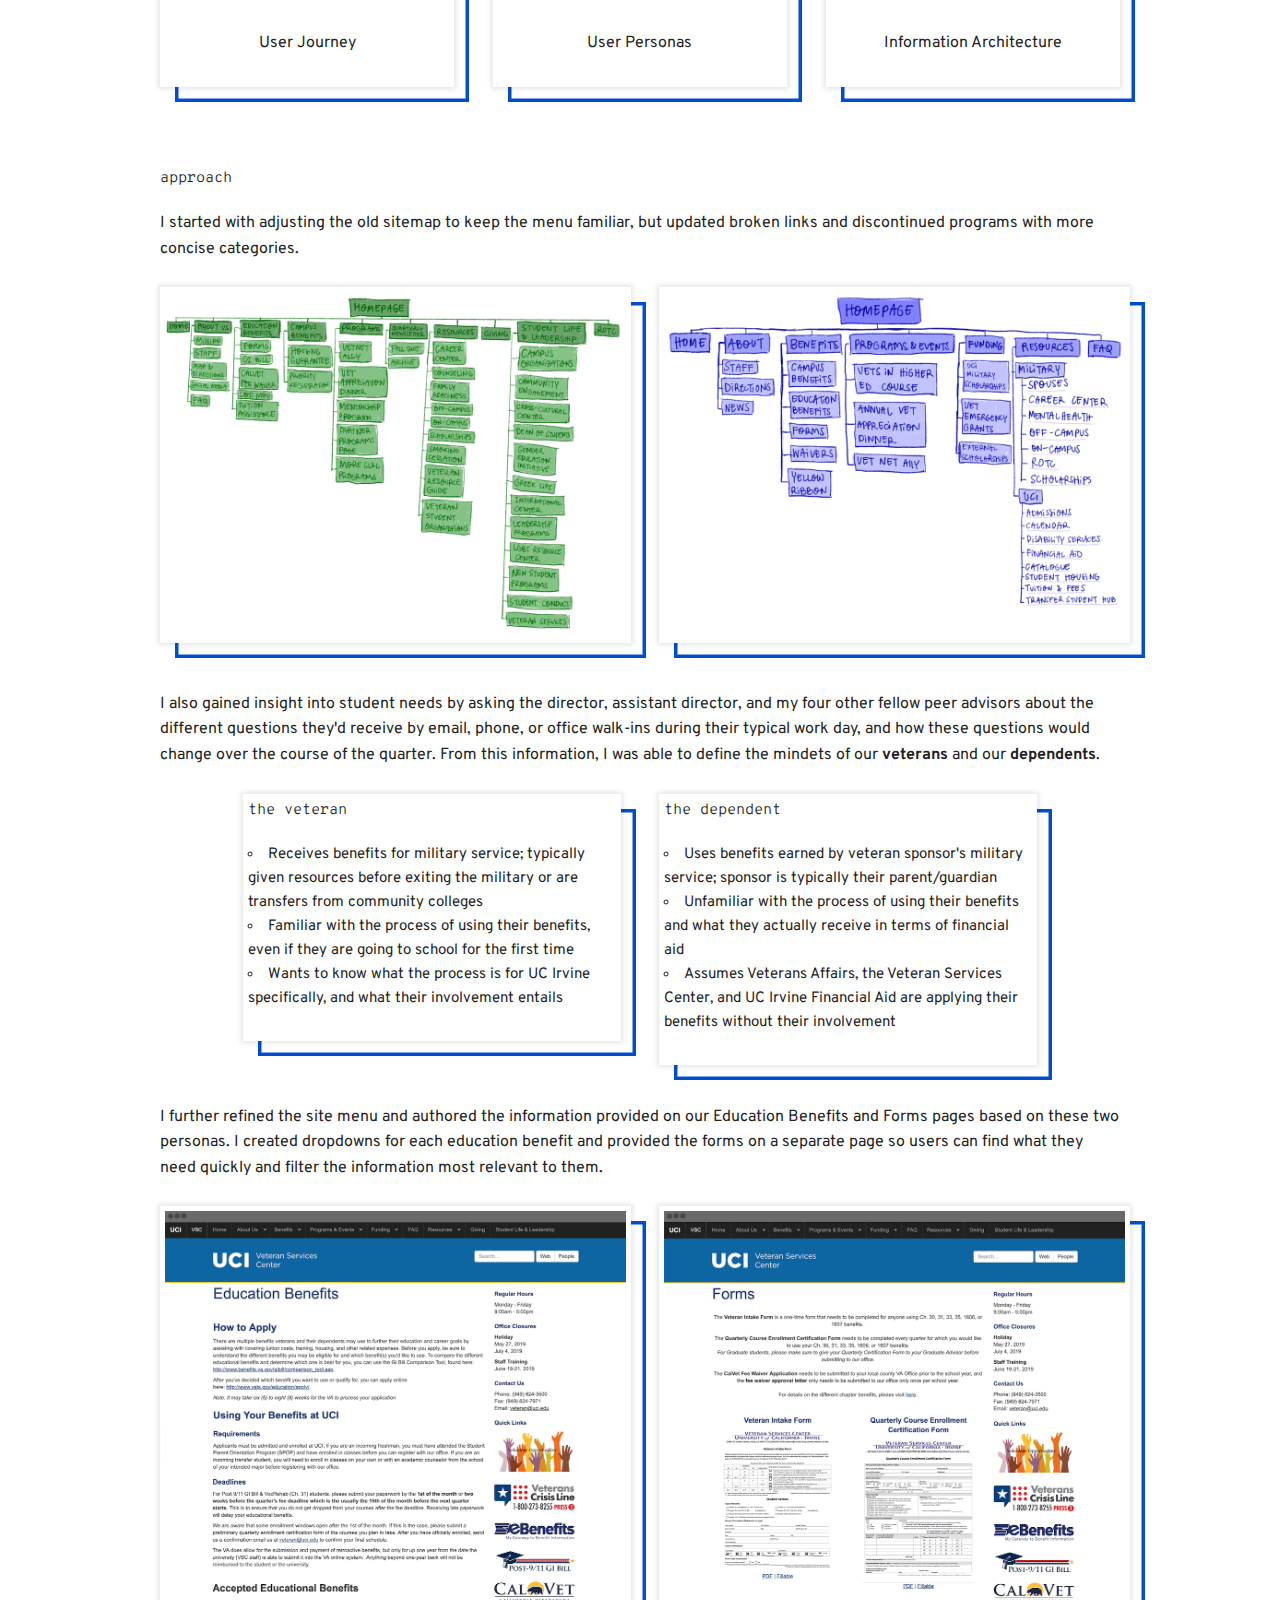
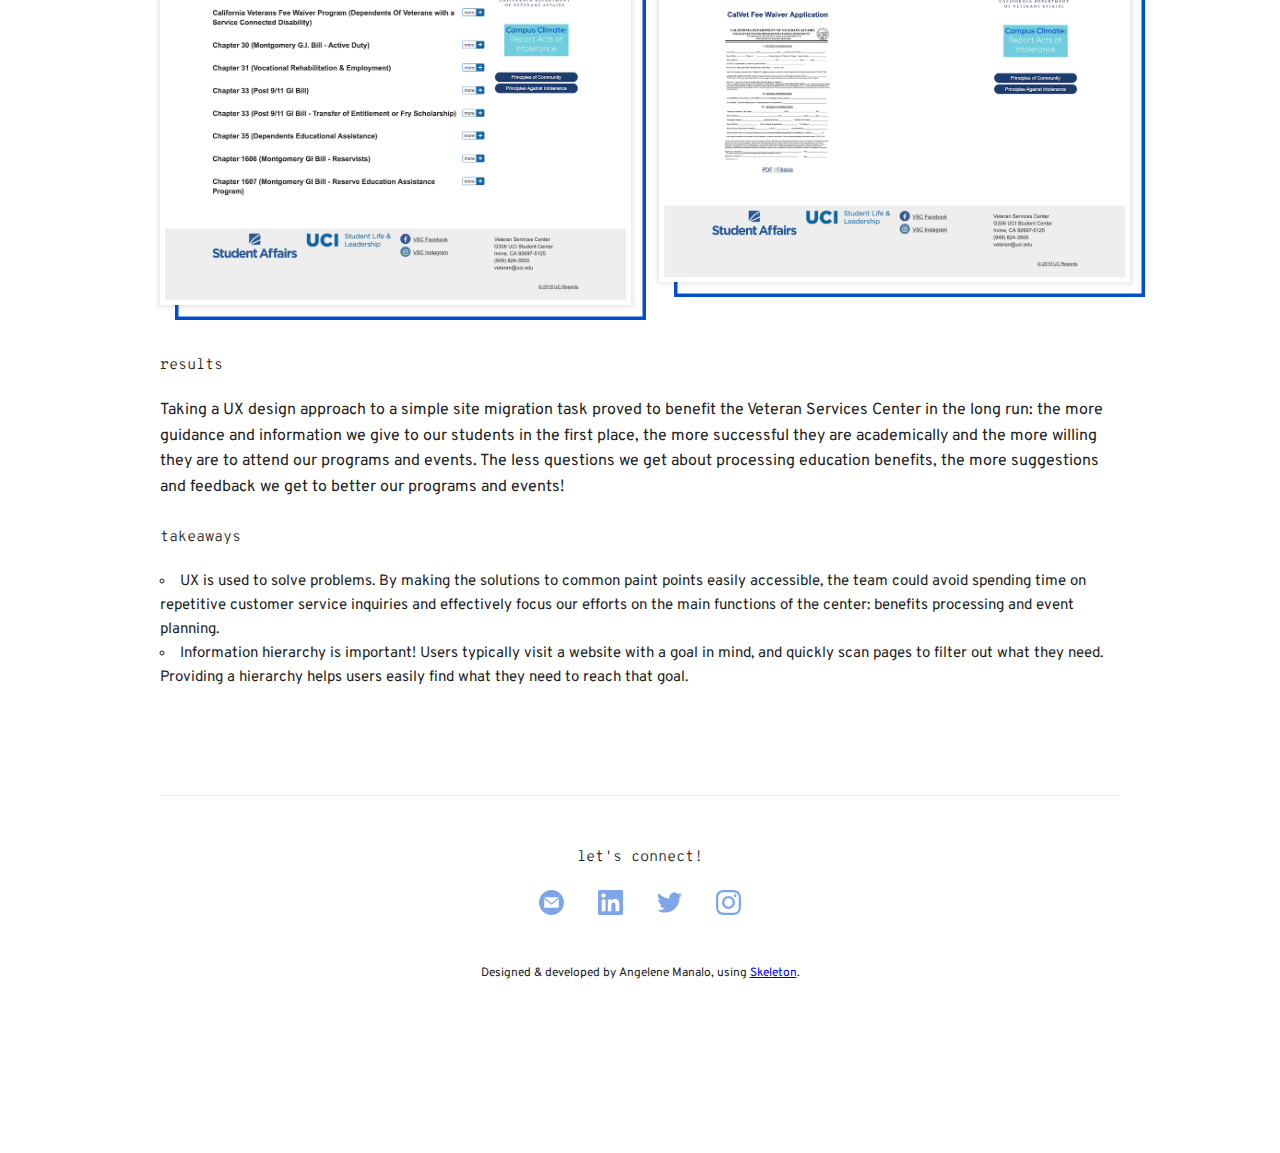
<file: work/uci-vsc.html>
<!doctype html>
<html>
<head>
	<meta charset="UTF-8">
	
	<link rel="stylesheet" href="../css/skeleton.css">
	<link rel="stylesheet" href="../css/normalize.css">
	
	<link rel="apple-touch-icon" sizes="180x180" href="img/favicons/apple-touch-icon.png">
	<link rel="icon" type="image/png" sizes="32x32" href="img/favicons/favicon-32x32.png">
	<link rel="icon" type="image/png" sizes="16x16" href="img/favicons/favicon-16x16.png">
	<link rel="manifest" href="/site.webmanifest">
	
	<title>Angelene Manalo | UX: UC Irvine Veteran Services Center</title>
</head>

<body>
	<div class="container">
		<nav class="navbar" role="navigation">
			<ul class="navbar-logo"><a href="https://angelenemanalo.com">am</a></ul>
			<ul class="navbar-list">
				<li class="navbar-dropdown"><a href="#ux">ux</a>
					<ul class="navbar-dropdown-list">
						<li class="navbar-dropdown-item"><a href="https://angelenemanalo.com/work/uci-vsc.html">uci vsc</a></li>
					</ul>
				</li>
				<li class="navbar-dropdown"><a href="#design"><b>design</b></a>
					<ul class="navbar-dropdown-list">
						<li class="navbar-dropdown-item"><a href="https://angelenemanalo.com/design/uci-vsc.html"><b>uc irvine vsc</b></a></li>
					</ul>
				</li>
				<li class="navbar-item"><a href="https://angelenemanalo.com/about.html">about</a></li>
			</ul>
		</nav>
		
		<header>
			<div class="row">
				<div class="twelve columns spacing">
					<h5>UC Irvine Veteran Services Center</h5>
					<h6>Website Redesign | September 2016 - June 2018 </h6>
				</div>
			</div>
		</header>
		
		<section id="hero-image">
			<div class="row light-spacing">
				<div class="twelve columns">
					<img src="../img/work/uci-vsc/vschomepagemockup.png" width="100%" alt=""/>
				</div>
			</div>
		</section>
		
		<section id="summary">
			<div class="row light-spacing">
				<div class="eight columns">
					<h6>summary</h6>
					<p>The Veteran Services Center provides processing of educational benefits, as well as workshops, programs, and events for UC Irvine's veteran and dependent student population. During my time as a peer advisor, I was tasked with redesigning the website for the Veteran Services Center according to UC Irvine's branding guidelines and the Student Life &amp; Leadership website guidelines.</p>
				</div>
				<div class="four columns">
					<h6>date</h6>
					<p>May 2017</p>
					<h6>my role</h6>
					<p>UX design, web design</p>
				</div>
			</div>
		</section>
		
		<section id="background-and-branding">
			<div class="row light-spacing">
				<div class="twelve columns">
					<h6>background &amp; branding</h6>
					<p>After opening its doors in 1965, UC Irvine was starting to create a legacy of its own, and that was reflected in its branding. Below are some of the many branding guidelines I had to keep in mind while redesigning and creating new content for the website.</p>
				</div>
			</div>

			<div class="row">
				<div class="one-half column">
					<img class="img-shadow-border" src="../img/work/uci-vsc/ucibrandpillars.png" width="100%" alt=""/>
				</div>
				<div class="one-half column">
					<img class="img-shadow-border" src="../img/work/uci-vsc/ucisignature.png" width="100%" alt=""/>
				</div>
			</div>
			<div class="row light-spacing">
				<div class="one-half column">
					<img class="img-shadow-border" src="../img/work/uci-vsc/ucicolorpalette.png" width="100%" alt=""/>
				</div>
				<div class="one-half column">
					<img class="img-shadow-border" src="../img/work/uci-vsc/ucitoneofvoice.png" width="100%" alt=""/>
				</div>
			</div>
			
			<div class="row light-spacing">
				<div class="twelve columns">
					<p>While the general interface design was already predetermined, the content and organization was up to each department. The Student Life &amp; Leadership IT department encouraged using a splash image on the homepage of the website, as well as including a link to the Student Life &amp; Leadership homepage in the menu, to stay consistent with the other departments.</p>
				</div>
			</div>
			
			<div class="row">
				<div class="one-half column">
					<img class="img-shadow-border" src="../img/work/uci-vsc/ccchomepage.png" width="100%" alt=""/>
				</div>
				<div class="one-half column">
					<img class="img-shadow-border" src="../img/work/uci-vsc/cbcrrhomepage.png" width="100%" alt=""/>
				</div>
			</div>
			<div class="row light-spacing">
				<div class="one-half column">
					<img class="img-shadow-border" src="../img/work/uci-vsc/sllhomepage.png" width="100%" alt=""/>
				</div>
				<div class="one-half column">
					<img class="img-shadow-border" src="../img/work/uci-vsc/lgbtrchomepage.png" width="100%" alt=""/>
				</div>
			</div>
		</section>
		
		<section id="ux-challenges">
			<div class="row spacing">
				<div class="twelve columns">
					<h6>ux challenges</h6>
					<p>I decided to take this opportunity to also address the issues the Veteran Services Center has received from many of our veteran and dependent students. The process of applying and using military education benefits at UC Irvine is very lengthy and complicated. I wanted our website to answer the many questions our students, current and incoming, may have about it.</p>

					<p>The old website had broken links and dated information about discontinued programs, but mostly importantly, it lacked information about the education and campus benefits that we accept at UC Irvine. While we provided the forms necessary to process students' education benefits, many students still called or walked in with questions about the general process and what the Veteran Services Center does with their information.</p>
				</div>
			</div>
		</section>
		
		<section id="research-methods">
			<div class="row light-spacing">
				<div class="twelve columns">
					<h6>research methods</h6>
				</div>
			</div>
			
			<div class="row">
				<div class="one-third column center img-shadow-border">
					<img src="../img/work/uci-vsc/research-userjourneynew.svg" alt=""/>
					<p>User Journey</p>
				</div>
				<div class="one-third column center img-shadow-border">
					<img src="../img/work/uci-vsc/research-personas.svg" alt=""/>
					<p>User Personas</p>
				</div>
				<div class="one-third column center img-shadow-border" >
					<img src="../img/work/uci-vsc/research-infoarchitect.svg" alt=""/>
					<p>Information Architecture</p>
				</div>
			</div>
		</section>
		
		<section id="#approach">
			<div class="row spacing">
				<div class="twelve columns">
					<h6>approach</h6>
					<p>I started with adjusting the old sitemap to keep the menu familiar, but updated broken links and discontinued programs with more concise categories.</p>
				</div>
			</div>
			<div class="row">
				<div class="one-half column">
					<img class="img-shadow-border" src="../img/work/uci-vsc/vsc-oldsitemap.png" width="100%" alt=""/>
				</div>
				<div class="one-half column">
					<img class="img-shadow-border" src="../img/work/uci-vsc/vsc-newsitemap.png" width="100%" alt=""/>
				</div>
			</div>
			<div class="row light-spacing">
				<div class="twelve columns">
					<p>I also gained insight into student needs by asking the director, assistant director, and my four other fellow peer advisors about the different questions they'd receive by email, phone, or office walk-ins during their typical work day, and how these questions would change over the course of the quarter. From this information, I was able to define the mindets of our <b>veterans</b> and our <b>dependents</b>.</p>
				</div>
			</div>
			<div class="row">
				<div class="five columns offset-by-one img-shadow-border">
					<h6>the veteran</h6>
					<ul>						
						<li>Receives benefits for military service; typically given resources before exiting the military or are transfers from community colleges</li>
						<li>Familiar with the process of using their benefits, even if they are going to school for the first time</li>
						<li>Wants to know what the process is for UC Irvine specifically, and what their involvement entails</li>
					</ul>
				</div>
				<div class="five columns img-shadow-border">
					<h6>the dependent</h6>
					<ul>
						<li>Uses benefits earned by veteran sponsor's military service; sponsor is typically their parent/guardian</li>
						<li>Unfamiliar with the process of using their benefits and what they actually receive in terms of financial aid</li>
						<li>Assumes Veterans Affairs, the Veteran Services Center, and UC Irvine Financial Aid are applying their benefits without their involvement</li>
					</ul>
				</div>
			</div>
			<div class="row light-spacing">
				<div class="twelve columns">
					<p>I further refined the site menu and authored the information provided on our Education Benefits and Forms pages based on these two personas. I created dropdowns for each education benefit and provided the forms on a separate page so users can find what they need quickly and filter the information most relevant to them.</p>
				</div>
			</div>
			<div class="row">
				<div class="one-half column">
					<img class="img-shadow-border" src="../img/work/uci-vsc/vsceducationbenefitspage.png" width="100%" alt=""/>
				</div>
				<div class="one-half column">
					<img class="img-shadow-border" src="../img/work/uci-vsc/vscformspage.png" width="100%" alt=""/>
				</div>
			</div>
		</section>
		
		<section id="results-and-takeaways">
			<div class="row light-spacing">
				<div class="twelve columns">
					<h6>results</h6>
					<p>Taking a UX design approach to a simple site migration task proved to benefit the Veteran Services Center in the long run: the more guidance and information we give to our students in the first place, the more successful they are academically and the more willing they are to attend our programs and events. The less questions we get about processing education benefits, the more suggestions and feedback we get to better our programs and events!</p>
					<h6>takeaways</h6>
					<ul>
						<li>UX is used to solve problems. By making the solutions to common paint points easily accessible, the team could avoid spending time on repetitive customer service inquiries and effectively focus our efforts on the main functions of the center: benefits processing and event planning.</li>
						<li>Information hierarchy is important! Users typically visit a website with a goal in mind, and quickly scan pages to filter out what they need. Providing a hierarchy helps users easily find what they need to reach that goal.</li>
					</ul>
				</div>
			</div>
		</section>
		
		<footer>
			<div class="twelve columns footer">
				<h6>let's connect!</h6>
				<a class="social-icon" href="mailto:hello@angelenemanalo.com" target="_blank"><img src="../img/icons/email.svg" height="25px" alt="Email icon"></a> 
				<a class="social-icon" href="https://www.linkedin.com/in/angelenelmanalo/" target="_blank"><img src="../img/icons/linkedin.svg" height="25px" alt="LinkedIn icon"></a>
				<a class="social-icon" href="https://twitter.com/angelenemanalo" target="_blank"><img src="../img/icons/twitter.svg" height="25px" alt="Twitter icon"></a>
				<a class="social-icon" href="https://www.instagram.com/angelenelm_" target="_blank"><img src="../img/icons/instagram.svg" height="25px" alt="Instagram icon"></a>
				<p class="credits">Designed &amp; developed by Angelene Manalo, using <a href="http://getskeleton.com/" target="_blank">Skeleton</a>.</p>
			</div>
		</footer>
	</div>
	
</body>
</html>
</file>
<file: css/skeleton.css>
/*
* Skeleton V2.0.4
* Copyright 2014, Dave Gamache
* www.getskeleton.com
* Free to use under the MIT license.
* http://www.opensource.org/licenses/mit-license.php
* 12/29/2014
*/

@import url('https://fonts.googleapis.com/css2?family=Overpass+Mono:wght@300;400;600;700&family=Overpass:ital,wght@0,100;0,200;0,300;0,400;0,600;0,700;0,800;0,900;1,100;1,200;1,300;1,400;1,600;1,700;1,800;1,900&display=swap');

/* Table of contents
––––––––––––––––––––––––––––––––––––––––––––––––––
- Grid
- Base Styles
- Typography
- Links
- Buttons
- Forms
- Lists
- Code
- Tables
- Spacing
- Utilities
- Clearing
- Media Queries
*/


/* Grid
–––––––––––––––––––––––––––––––––––––––––––––––––– */
.container {
  position: relative;
  width: 100%;
  max-width: 960px;
  margin: 0 auto;
  padding: 0 20px;
  box-sizing: border-box; }

.header {
  margin: 6rem;
  text-align: center; }

.navbar {
	display: none; }

.spacing {
	margin-top: 8rem;
}

.light-spacing {
	margin-top: 4rem;
}

.img-shadow-border {
	padding: 5px;
	-webkit-box-shadow: 15px 15px 0 -3.5px #fff, 15px 15px 0 0 #004ECC;
	box-shadow: 0 0 5px 2px rgba(0,0,0,0.1), 15px 15px 0 -3.5px #fff, 15px 15px 0 0 #004ECC;
}

.img-border {
	-webkit-box-shadow: 15px 15px 0 -3.5px #fff, 15px 15px 0 0 #004ECC;
	box-shadow: 15px 15px 0 -3.5px #fff, 15px 15px 0 0 #004ECC;
}

.footer {
	margin: 8rem 0;
	padding: 5rem 0;
	text-align: center;
	border-top: 1px solid #eee;
}

.credits {
	margin: 4rem;
	font-size: 12px;
}

.social-icon {
	opacity: 0.5;
	transition: opacity 0.3s;
	margin: 15px;
}

.social-icon:hover {
	opacity: 1.0;
	transition: opacity 0.3s;
}

.emoji {
	font-size: 4rem;
	cursor: pointer;
}

.wave {
  display: inline-block;
	animation-name: wave-animation;
	animation-duration: 1s;
	-webkit-animation-duration: 1s;
	animation-fill-mode: both;
	-webkit-animation-fill-mode: both;
  -webkit-animation-iteration-count: 1;
	animation-iteration-count: 1;
	animation-delay: 1s;
}

.wave:hover {
	animation-name: wave-animation;
  animation-duration: 1s;
	-webkit-animation-duration: 1s;
	animation-fill-mode: both;
	-webkit-animation-fill-mode: both;
  -webkit-animation-iteration-count: infinite;
	animation-iteration-count: infinite;
}

@-webkit-keyframes wave-animation {
	from {
		-webkit-transform: none;
		transform: none;
	}
	15% {
		-webkit-transform: translate3d(-20%,0,0) rotate3d(0,0,1,-10deg);
		transform: translate3d(-20%,0,0) rotate3d(0,0,1,-10deg)
	}
	30% {
		-webkit-transform: translate3d(10%,0,0) rotate3d(0,0,1,7deg);
		transform: translate3d(10%,0,0) rotate3d(0,0,1,7deg)
	}
	45% {
		-webkit-transform: translate3d(-15%,0,0) rotate3d(0,0,1,-10deg);
		transform: translate3d(-15%,0,0) rotate3d(0,0,1,-10deg)
	}
	60% {
		-webkit-transform: translate3d(10%,0,0) rotate3d(0,0,1,5deg);
		transform: translate3d(10%,0,0) rotate3d(0,0,1,5deg)
	}
	75% {
		-webkit-transform: translate3d(-5%,0,0) rotate3d(0,0,1,-2deg);
		transform: translate3d(-5%,0,0) rotate3d(0,0,1,-2deg)
	}
	to {
		-webkit-transform: none;
		transform: none;
	}
}

@keyframes wave-animation {
	from {
		-webkit-transform: none;
		transform: none;
	}
	15% {
		-webkit-transform: translate3d(-20%,0,0) rotate3d(0,0,1,-10deg);
		transform: translate3d(-20%,0,0) rotate3d(0,0,1,-10deg)
	}
	30% {
		-webkit-transform: translate3d(10%,0,0) rotate3d(0,0,1,7deg);
		transform: translate3d(10%,0,0) rotate3d(0,0,1,7deg)
	}
	45% {
		-webkit-transform: translate3d(-15%,0,0) rotate3d(0,0,1,-10deg);
		transform: translate3d(-15%,0,0) rotate3d(0,0,1,-10deg)
	}
	60% {
		-webkit-transform: translate3d(10%,0,0) rotate3d(0,0,1,5deg);
		transform: translate3d(10%,0,0) rotate3d(0,0,1,5deg)
	}
	75% {
		-webkit-transform: translate3d(-5%,0,0) rotate3d(0,0,1,-2deg);
		transform: translate3d(-5%,0,0) rotate3d(0,0,1,-2deg)
	}
	to {
		-webkit-transform: none;
		transform: none;
	}
}

/* mobile navigation menu */
.menu-overlay {
	position: fixed;
	top: 0;
	left: 0;
	right: 0;
	bottom: 0;
	background: #004ECC;
	display: flex;
	justify-content: center;
	align-items: center;
	text-align: center;
	overflow-y: auto;
	transform: scale(0);
	transition: transform 0.3s;
}

.menu-overlay.active {
	transform: scale(1);
}

.menu-overlay ul {
	position: relative;
}

.menu-overlay ul li {
	position: relative;
	list-style: none;
	display: block;
}

.menu-overlay ul li a {
	position: relative;
	text-decoration: none;
	font-size: 3rem;
	font-family: 'Overpass Mono', monospace;
	font-weight: 800;
	color: #fff;
	opacity: 0.7;
}

.menu-overlay ul li a:hover {
	opacity: 1.0;
}

.menu-overlay ul li ul li a {
	position: relative;
	font-size: 2.5em;
	font-weight: 400;
	opacity: 0.5;
}

.menu-overlay ul li ul li a:hover {
	opacity: 1.0;
}

.hamburger {
	position: fixed;
	top: 0;
	right: 0;
	z-index: 1;
}

/* desktop navigation menu */
@media (min-width: 550px) and (orientation: landscape) {
	.hamburger {
		visibility: hidden; }

	.menu-overlay {
		display: none; }

	.navbar {
		font-family: 'Overpass Mono', monospace;
		display: block;
		line-height: 3rem;
		width: 100%;
		margin-top: 3rem;
		z-index: 99;
	}

	.navbar a {
		text-transform: lowercase;
    font-size: 16px;
    font-weight: 200;
    text-decoration: none;
    color: #000;
		opacity: 0.5;
		transition: opacity 0.3s;
	}

	.navbar a:hover {
		opacity: 1.0;
		transition: opacity 0.3s;
	}

	.navbar-list {
		list-style: none;
		float: right;
		margin-bottom: 0;
	}

	.navbar-logo {
		float: left;
		margin-bottom: 0;
		background-image: linear-gradient(#fff, #fff);
		background-repeat: no-repeat;
		background-position: 0% 80%;
		background-size: 100% 3px;
		transition: background 0.2s;
	}

	.navbar-logo:hover {
		background-image: linear-gradient(#004ECC, #004ECC);
		background-repeat: no-repeat;
		background-position: 0% 100%;
		background-size: 100% 3px;
		transition: background 0.2s;
	}

	.navbar-item {
		position: relative;
		display: inline-block;
		margin-right: 25px;
		margin-bottom: 0;
		text-transform: lowercase;
    font-size: 16px;
    font-weight: 200;
		background-image: linear-gradient(#fff, #fff);
		background-repeat: no-repeat;
		background-position: 0% 80%;
		background-size: 100% 3px;
		transition: background 0.2s;
	}

	.navbar-item:hover {
		background-image: linear-gradient(#004ECC, #004ECC);
		background-repeat: no-repeat;
		background-position: 0% 100%;
		background-size: 100% 3px;
		transition: background 0.2s;
	}

	.navbar-item:last-child {
		margin-right: 0;
	}

	.navbar-dropdown {
		position: relative;
		display: inline-block;
		margin-right: 25px;
		margin-bottom: 0;
		background-image: linear-gradient(#fff, #fff);
		background-repeat: no-repeat;
		background-position: 0% 80%;
		background-size: 100% 3px;
		transition: background 0.2s;
	}

	.navbar-dropdown:hover {
		background-image: linear-gradient(#004ECC, #004ECC);
		background-repeat: no-repeat;
		background-position: 0% 100%;
		background-size: 100% 3px;
		transition: background 0.2s;
	}

	.navbar-dropdown > a:after {
		content: " ▿";
	}

	.navbar-dropdown-list {
		display: none;
		visiblity: hidden;
		opacity: 0;
		width: 100px;
		position: absolute;
		left: 50%;
		right: auto;
		transform: translate(-50%, 0);
		background-color: #fff;
		border: 1px solid #eee;
		border-radius: 3px;
		-webkit-filter: drop-shadow(0 0 3px rgba(0,0,0,.1));
       -moz-filter: drop-shadow(0 0 3px rgba(0,0,0,.1));
            filter: drop-shadow(0 0 3px rgba(0,0,0,.1));
		z-index: 1;
		padding: 15px;
	}

	.navbar-dropdown-item {
		padding: 10px 0;
		display: block;
		border-bottom: 1px solid #eee;
	}

	.navbar-dropdown-item:last-child {
		border: none;
		margin-bottom: 0;
	}

	.navbar-dropdown-list a {
		font-family: 'Overpass', sans-serif;
		text-transform: lowercase;
    font-size: 16px;
    font-weight: 400;
    text-decoration: none;
    color: #000;
		opacity: 0.5;
	}

	.navbar-dropdown-list a:hover {
		opacity: 1.0;
	}

	.navbar-dropdown:hover > .navbar-dropdown-list {
		visibility: visible;
		opacity: 1;
		display: block;
	}
}
/* end of media query for navbar */


.column,
.columns {
  width: 100%;
  float: left;
  box-sizing: border-box; }

/* For devices larger than 400px */
@media (min-width: 400px) {
  .container {
    width: 85%;
    padding: 0; }
}

/* For devices larger than 550px */
@media (min-width: 550px) {
  .container {
    width: 80%; }
  .column,
  .columns {
    margin-left: 4%; }
  .column:first-child,
  .columns:first-child {
    margin-left: 0; }

  .one.column,
  .one.columns                    { width: 4.66666666667%; }
  .two.columns                    { width: 13.3333333333%; }
  .three.columns                  { width: 22%;            }
  .four.columns                   { width: 30.6666666667%; }
  .five.columns                   { width: 39.3333333333%; }
  .six.columns                    { width: 48%;            }
  .seven.columns                  { width: 56.6666666667%; }
  .eight.columns                  { width: 65.3333333333%; }
  .nine.columns                   { width: 74.0%;          }
  .ten.columns                    { width: 82.6666666667%; }
  .eleven.columns                 { width: 91.3333333333%; }
  .twelve.columns                 { width: 100%; margin-left: 0; }

  .one-third.column               { width: 30.6666666667%; }
  .two-thirds.column              { width: 65.3333333333%; }

  .one-half.column                { width: 48%; }

  /* Offsets */
  .offset-by-one.column,
  .offset-by-one.columns          { margin-left: 8.66666666667%; }
  .offset-by-two.column,
  .offset-by-two.columns          { margin-left: 17.3333333333%; }
  .offset-by-three.column,
  .offset-by-three.columns        { margin-left: 26%;            }
  .offset-by-four.column,
  .offset-by-four.columns         { margin-left: 34.6666666667%; }
  .offset-by-five.column,
  .offset-by-five.columns         { margin-left: 43.3333333333%; }
  .offset-by-six.column,
  .offset-by-six.columns          { margin-left: 52%;            }
  .offset-by-seven.column,
  .offset-by-seven.columns        { margin-left: 60.6666666667%; }
  .offset-by-eight.column,
  .offset-by-eight.columns        { margin-left: 69.3333333333%; }
  .offset-by-nine.column,
  .offset-by-nine.columns         { margin-left: 78.0%;          }
  .offset-by-ten.column,
  .offset-by-ten.columns          { margin-left: 86.6666666667%; }
  .offset-by-eleven.column,
  .offset-by-eleven.columns       { margin-left: 95.3333333333%; }

  .offset-by-one-third.column,
  .offset-by-one-third.columns    { margin-left: 34.6666666667%; }
  .offset-by-two-thirds.column,
  .offset-by-two-thirds.columns   { margin-left: 69.3333333333%; }

  .offset-by-one-half.column,
  .offset-by-one-half.columns     { margin-left: 52%; }

}


/* Base Styles
–––––––––––––––––––––––––––––––––––––––––––––––––– */
/* NOTE
html is set to 62.5% so that all the REM measurements throughout Skeleton
are based on 10px sizing. So basically 1.5rem = 15px :) */
html {
  font-size: 62.5%; }
body {
	margin: 0;
  font-size: 1.5em; /* currently ems cause chrome bug misinterpreting rems on body element */
  line-height: 1.6;
  font-weight: 400;
  font-family: "Overpass", "HelveticaNeue", "Helvetica Neue", Helvetica, Arial, sans-serif;
  color: #222; }


/* Typography
–––––––––––––––––––––––––––––––––––––––––––––––––– */

::selection {
  background: #004ECC;
	color: #fff;
}
::-moz-selection {
  background: #004ECC;
	color: #fff;
}

h1, h2, h3, h4, h5, h6 {
  margin-top: 0;
  margin-bottom: 2rem;
  font-weight: 300;
  font-family: 'Overpass Mono', monospace}
h1 { font-size: 4.0rem; line-height: 1.2;  letter-spacing: -.1rem;}
h2 { font-size: 3.6rem; line-height: 1.25; letter-spacing: -.1rem; }
h3 { font-size: 3.0rem; line-height: 1.3;  letter-spacing: -.1rem; }
h4 { font-size: 2.4rem; line-height: 1.35; letter-spacing: -.08rem; }
h5 { font-size: 1.8rem; line-height: 1.5;  letter-spacing: -.05rem; }
h6 { font-size: 1.5rem; line-height: 1.6;  letter-spacing: 0; }

/* Larger than phablet */
@media (min-width: 550px) {
  h1 { font-size: 5.0rem; }
  h2 { font-size: 4.2rem; }
  h3 { font-size: 3.6rem; }
  h4 { font-size: 3.0rem; }
  h5 { font-size: 2.4rem; }
  h6 { font-size: 1.5rem; }
}

p {
  margin-top: 0;
	font-size: 16px;
}

b {
	font-weight: 400;
}


/* Links
–––––––––––––––––––––––––––––––––––––––––––––––––– */

a {
	-webkit-transition: opacity 200ms ease;
  transition: opacity 200ms ease;
}


/* Buttons
–––––––––––––––––––––––––––––––––––––––––––––––––– */
.button,
button,
input[type="submit"],
input[type="reset"],
input[type="button"] {
  display: inline-block;
  height: 38px;
  padding: 0 15px;
  color: #555;
  text-align: center;
  font-size: 11px;
  font-weight: 600;
  line-height: 38px;
  letter-spacing: .1rem;
  text-transform: uppercase;
  text-decoration: none;
  white-space: nowrap;
  background-color: transparent;
  border-radius: 4px;
  border: 1px solid #bbb;
  cursor: pointer;
  box-sizing: border-box; }
.button:hover,
button:hover,
input[type="submit"]:hover,
input[type="reset"]:hover,
input[type="button"]:hover,
.button:focus,
button:focus,
input[type="submit"]:focus,
input[type="reset"]:focus,
input[type="button"]:focus {
  color: #333;
  border-color: #888;
  outline: 0; }
.button.button-primary,
button.button-primary,
input[type="submit"].button-primary,
input[type="reset"].button-primary,
input[type="button"].button-primary {
  color: #004ECC;
  background-color: none;
  border-color: #004ECC;
	transition: color 0.2s, background-color 0.2s; }
.button.button-primary:hover,
button.button-primary:hover,
input[type="submit"].button-primary:hover,
input[type="reset"].button-primary:hover,
input[type="button"].button-primary:hover,
.button.button-primary:focus,
button.button-primary:focus,
input[type="submit"].button-primary:focus,
input[type="reset"].button-primary:focus,
input[type="button"].button-primary:focus {
  color: #FFF;
  background-color: #004ECC;
  border-color: #004ECC;
	transition: color 0.2s, background-color 0.2s; }


/* Forms
–––––––––––––––––––––––––––––––––––––––––––––––––– */
input[type="email"],
input[type="number"],
input[type="search"],
input[type="text"],
input[type="tel"],
input[type="url"],
input[type="password"],
textarea,
select {
  height: 38px;
  padding: 6px 10px; /* The 6px vertically centers text on FF, ignored by Webkit */
  background-color: #fff;
  border: 1px solid #D1D1D1;
  border-radius: 4px;
  box-shadow: none;
  box-sizing: border-box; }
/* Removes awkward default styles on some inputs for iOS */
input[type="email"],
input[type="number"],
input[type="search"],
input[type="text"],
input[type="tel"],
input[type="url"],
input[type="password"],
textarea {
  -webkit-appearance: none;
     -moz-appearance: none;
          appearance: none; }
textarea {
  min-height: 65px;
  padding-top: 6px;
  padding-bottom: 6px; }
input[type="email"]:focus,
input[type="number"]:focus,
input[type="search"]:focus,
input[type="text"]:focus,
input[type="tel"]:focus,
input[type="url"]:focus,
input[type="password"]:focus,
textarea:focus,
select:focus {
  border: 1px solid #33C3F0;
  outline: 0; }
label,
legend {
  display: block;
  margin-bottom: .5rem;
  font-weight: 600; }
fieldset {
  padding: 0;
  border-width: 0; }
input[type="checkbox"],
input[type="radio"] {
  display: inline; }
label > .label-body {
  display: inline-block;
  margin-left: .5rem;
  font-weight: normal; }


/* Lists
–––––––––––––––––––––––––––––––––––––––––––––––––– */
ul {
  list-style: circle inside; }
ol {
  list-style: decimal inside; }
ol, ul {
  padding-left: 0;
  margin-top: 0; }
/*
ul ul,
ul ol,
ol ol,
ol ul {
  margin: 1.5rem 0 1.5rem 3rem;
  font-size: 90%; }
li {
  margin-bottom: 1rem; }
*/


/* Code
–––––––––––––––––––––––––––––––––––––––––––––––––– */
code {
  padding: .2rem .5rem;
  margin: 0 .2rem;
  font-size: 90%;
  white-space: nowrap;
  background: #F1F1F1;
  border: 1px solid #E1E1E1;
  border-radius: 4px; }
pre > code {
  display: block;
  padding: 1rem 1.5rem;
  white-space: pre; }


/* Tables
–––––––––––––––––––––––––––––––––––––––––––––––––– */
th,
td {
  padding: 12px 15px;
  text-align: left; }
th:first-child,
td:first-child {
	padding-left: 0; }
th:last-child,
td:last-child {
	padding-right: 0; }


/* Spacing
–––––––––––––––––––––––––––––––––––––––––––––––––– */
button,
.button {
  margin-bottom: 1rem; }
input,
textarea,
select,
fieldset {
  margin-bottom: 1.5rem; }
pre,
blockquote,
dl,
figure,
table,
p,
ul,
ol,
form {
  margin-bottom: 2.5rem; }


/* Utilities
–––––––––––––––––––––––––––––––––––––––––––––––––– */
.u-full-width {
  width: 100%;
  box-sizing: border-box; }
.u-max-full-width {
  max-width: 100%;
  box-sizing: border-box; }
.u-pull-right {
  float: right; }
.u-pull-left {
  float: left; }
.center {
	text-align: center; }


/* Misc
–––––––––––––––––––––––––––––––––––––––––––––––––– */
hr {
  margin-top: 3rem;
  margin-bottom: 3.5rem;
  border-width: 0;
  border-top: 1px solid #E1E1E1; }


/* Clearing
–––––––––––––––––––––––––––––––––––––––––––––––––– */

/* Self Clearing Goodness */
.container:after,
.row:after,
.u-cf {
  content: "";
  display: table;
  clear: both; }


/* Media Queries
–––––––––––––––––––––––––––––––––––––––––––––––––– */
/*
Note: The best way to structure the use of media queries is to create the queries
near the relevant code. For example, if you wanted to change the styles for buttons
on small devices, paste the mobile query code up in the buttons section and style it
there.
*/


/* Larger than mobile */
@media (min-width: 400px) {}

/* Larger than phablet (also point when grid becomes active) */
@media (min-width: 550px) {}

/* Larger than tablet */
@media (min-width: 750px) {}

/* Larger than desktop */
@media (min-width: 1000px) {}

/* Larger than Desktop HD */
@media (min-width: 1200px) {}
</file>
<file: css/hamburgers.css>
/*!
 * Hamburgers
 * @description Tasty CSS-animated hamburgers
 * @author Jonathan Suh @jonsuh
 * @site https://jonsuh.com/hamburgers
 * @link https://github.com/jonsuh/hamburgers
 */
.hamburger {
  padding: 15px 15px;
  display: inline-block;
  cursor: pointer;
  transition-property: opacity, filter;
  transition-duration: 0.15s;
  transition-timing-function: linear;
  font: inherit;
  color: inherit;
  text-transform: none;
  background-color: transparent;
  border: 0;
  margin: 0;
  overflow: visible; }
  .hamburger:hover {
    opacity: 0.7; }
  .hamburger.is-active:hover {
    opacity: 0.7; }
  .hamburger.is-active .hamburger-inner,
  .hamburger.is-active .hamburger-inner::before,
  .hamburger.is-active .hamburger-inner::after {
    background-color: #000; }

.hamburger-box {
  width: 40px;
  height: 24px;
  display: inline-block;
  position: relative; }

.hamburger-inner {
  display: block;
  top: 50%;
  margin-top: -2px; }
  .hamburger-inner, .hamburger-inner::before, .hamburger-inner::after {
    width: 40px;
    height: 4px;
    background-color: #000;
    border-radius: 4px;
    position: absolute;
    transition-property: transform;
    transition-duration: 0.15s;
    transition-timing-function: ease; }
  .hamburger-inner::before, .hamburger-inner::after {
    content: "";
    display: block; }
  .hamburger-inner::before {
    top: -10px; }
  .hamburger-inner::after {
    bottom: -10px; }

/*
   * 3DX
   */
.hamburger--3dx .hamburger-box {
  perspective: 80px; }

.hamburger--3dx .hamburger-inner {
  transition: transform 0.15s cubic-bezier(0.645, 0.045, 0.355, 1), background-color 0s 0.1s cubic-bezier(0.645, 0.045, 0.355, 1); }
  .hamburger--3dx .hamburger-inner::before, .hamburger--3dx .hamburger-inner::after {
    transition: transform 0s 0.1s cubic-bezier(0.645, 0.045, 0.355, 1); }

.hamburger--3dx.is-active .hamburger-inner {
  background-color: transparent !important;
  transform: rotateY(180deg); }
  .hamburger--3dx.is-active .hamburger-inner::before {
    transform: translate3d(0, 10px, 0) rotate(45deg); }
  .hamburger--3dx.is-active .hamburger-inner::after {
    transform: translate3d(0, -10px, 0) rotate(-45deg); }

/*
   * 3DX Reverse
   */
.hamburger--3dx-r .hamburger-box {
  perspective: 80px; }

.hamburger--3dx-r .hamburger-inner {
  transition: transform 0.15s cubic-bezier(0.645, 0.045, 0.355, 1), background-color 0s 0.1s cubic-bezier(0.645, 0.045, 0.355, 1); }
  .hamburger--3dx-r .hamburger-inner::before, .hamburger--3dx-r .hamburger-inner::after {
    transition: transform 0s 0.1s cubic-bezier(0.645, 0.045, 0.355, 1); }

.hamburger--3dx-r.is-active .hamburger-inner {
  background-color: transparent !important;
  transform: rotateY(-180deg); }
  .hamburger--3dx-r.is-active .hamburger-inner::before {
    transform: translate3d(0, 10px, 0) rotate(45deg); }
  .hamburger--3dx-r.is-active .hamburger-inner::after {
    transform: translate3d(0, -10px, 0) rotate(-45deg); }

/*
   * 3DY
   */
.hamburger--3dy .hamburger-box {
  perspective: 80px; }

.hamburger--3dy .hamburger-inner {
  transition: transform 0.15s cubic-bezier(0.645, 0.045, 0.355, 1), background-color 0s 0.1s cubic-bezier(0.645, 0.045, 0.355, 1); }
  .hamburger--3dy .hamburger-inner::before, .hamburger--3dy .hamburger-inner::after {
    transition: transform 0s 0.1s cubic-bezier(0.645, 0.045, 0.355, 1); }

.hamburger--3dy.is-active .hamburger-inner {
  background-color: transparent !important;
  transform: rotateX(-180deg); }
  .hamburger--3dy.is-active .hamburger-inner::before {
    transform: translate3d(0, 10px, 0) rotate(45deg); }
  .hamburger--3dy.is-active .hamburger-inner::after {
    transform: translate3d(0, -10px, 0) rotate(-45deg); }

/*
   * 3DY Reverse
   */
.hamburger--3dy-r .hamburger-box {
  perspective: 80px; }

.hamburger--3dy-r .hamburger-inner {
  transition: transform 0.15s cubic-bezier(0.645, 0.045, 0.355, 1), background-color 0s 0.1s cubic-bezier(0.645, 0.045, 0.355, 1); }
  .hamburger--3dy-r .hamburger-inner::before, .hamburger--3dy-r .hamburger-inner::after {
    transition: transform 0s 0.1s cubic-bezier(0.645, 0.045, 0.355, 1); }

.hamburger--3dy-r.is-active .hamburger-inner {
  background-color: transparent !important;
  transform: rotateX(180deg); }
  .hamburger--3dy-r.is-active .hamburger-inner::before {
    transform: translate3d(0, 10px, 0) rotate(45deg); }
  .hamburger--3dy-r.is-active .hamburger-inner::after {
    transform: translate3d(0, -10px, 0) rotate(-45deg); }

/*
   * 3DXY
   */
.hamburger--3dxy .hamburger-box {
  perspective: 80px; }

.hamburger--3dxy .hamburger-inner {
  transition: transform 0.15s cubic-bezier(0.645, 0.045, 0.355, 1), background-color 0s 0.1s cubic-bezier(0.645, 0.045, 0.355, 1); }
  .hamburger--3dxy .hamburger-inner::before, .hamburger--3dxy .hamburger-inner::after {
    transition: transform 0s 0.1s cubic-bezier(0.645, 0.045, 0.355, 1); }

.hamburger--3dxy.is-active .hamburger-inner {
  background-color: transparent !important;
  transform: rotateX(180deg) rotateY(180deg); }
  .hamburger--3dxy.is-active .hamburger-inner::before {
    transform: translate3d(0, 10px, 0) rotate(45deg); }
  .hamburger--3dxy.is-active .hamburger-inner::after {
    transform: translate3d(0, -10px, 0) rotate(-45deg); }

/*
   * 3DXY Reverse
   */
.hamburger--3dxy-r .hamburger-box {
  perspective: 80px; }

.hamburger--3dxy-r .hamburger-inner {
  transition: transform 0.15s cubic-bezier(0.645, 0.045, 0.355, 1), background-color 0s 0.1s cubic-bezier(0.645, 0.045, 0.355, 1); }
  .hamburger--3dxy-r .hamburger-inner::before, .hamburger--3dxy-r .hamburger-inner::after {
    transition: transform 0s 0.1s cubic-bezier(0.645, 0.045, 0.355, 1); }

.hamburger--3dxy-r.is-active .hamburger-inner {
  background-color: transparent !important;
  transform: rotateX(180deg) rotateY(180deg) rotateZ(-180deg); }
  .hamburger--3dxy-r.is-active .hamburger-inner::before {
    transform: translate3d(0, 10px, 0) rotate(45deg); }
  .hamburger--3dxy-r.is-active .hamburger-inner::after {
    transform: translate3d(0, -10px, 0) rotate(-45deg); }

/*
   * Arrow
   */
.hamburger--arrow.is-active .hamburger-inner::before {
  transform: translate3d(-8px, 0, 0) rotate(-45deg) scale(0.7, 1); }

.hamburger--arrow.is-active .hamburger-inner::after {
  transform: translate3d(-8px, 0, 0) rotate(45deg) scale(0.7, 1); }

/*
   * Arrow Right
   */
.hamburger--arrow-r.is-active .hamburger-inner::before {
  transform: translate3d(8px, 0, 0) rotate(45deg) scale(0.7, 1); }

.hamburger--arrow-r.is-active .hamburger-inner::after {
  transform: translate3d(8px, 0, 0) rotate(-45deg) scale(0.7, 1); }

/*
   * Arrow Alt
   */
.hamburger--arrowalt .hamburger-inner::before {
  transition: top 0.1s 0.1s ease, transform 0.1s cubic-bezier(0.165, 0.84, 0.44, 1); }

.hamburger--arrowalt .hamburger-inner::after {
  transition: bottom 0.1s 0.1s ease, transform 0.1s cubic-bezier(0.165, 0.84, 0.44, 1); }

.hamburger--arrowalt.is-active .hamburger-inner::before {
  top: 0;
  transform: translate3d(-8px, -10px, 0) rotate(-45deg) scale(0.7, 1);
  transition: top 0.1s ease, transform 0.1s 0.1s cubic-bezier(0.895, 0.03, 0.685, 0.22); }

.hamburger--arrowalt.is-active .hamburger-inner::after {
  bottom: 0;
  transform: translate3d(-8px, 10px, 0) rotate(45deg) scale(0.7, 1);
  transition: bottom 0.1s ease, transform 0.1s 0.1s cubic-bezier(0.895, 0.03, 0.685, 0.22); }

/*
   * Arrow Alt Right
   */
.hamburger--arrowalt-r .hamburger-inner::before {
  transition: top 0.1s 0.1s ease, transform 0.1s cubic-bezier(0.165, 0.84, 0.44, 1); }

.hamburger--arrowalt-r .hamburger-inner::after {
  transition: bottom 0.1s 0.1s ease, transform 0.1s cubic-bezier(0.165, 0.84, 0.44, 1); }

.hamburger--arrowalt-r.is-active .hamburger-inner::before {
  top: 0;
  transform: translate3d(8px, -10px, 0) rotate(45deg) scale(0.7, 1);
  transition: top 0.1s ease, transform 0.1s 0.1s cubic-bezier(0.895, 0.03, 0.685, 0.22); }

.hamburger--arrowalt-r.is-active .hamburger-inner::after {
  bottom: 0;
  transform: translate3d(8px, 10px, 0) rotate(-45deg) scale(0.7, 1);
  transition: bottom 0.1s ease, transform 0.1s 0.1s cubic-bezier(0.895, 0.03, 0.685, 0.22); }

/*
   * Arrow Turn
   */
.hamburger--arrowturn.is-active .hamburger-inner {
  transform: rotate(-180deg); }
  .hamburger--arrowturn.is-active .hamburger-inner::before {
    transform: translate3d(8px, 0, 0) rotate(45deg) scale(0.7, 1); }
  .hamburger--arrowturn.is-active .hamburger-inner::after {
    transform: translate3d(8px, 0, 0) rotate(-45deg) scale(0.7, 1); }

/*
   * Arrow Turn Right
   */
.hamburger--arrowturn-r.is-active .hamburger-inner {
  transform: rotate(-180deg); }
  .hamburger--arrowturn-r.is-active .hamburger-inner::before {
    transform: translate3d(-8px, 0, 0) rotate(-45deg) scale(0.7, 1); }
  .hamburger--arrowturn-r.is-active .hamburger-inner::after {
    transform: translate3d(-8px, 0, 0) rotate(45deg) scale(0.7, 1); }

/*
   * Boring
   */
.hamburger--boring .hamburger-inner, .hamburger--boring .hamburger-inner::before, .hamburger--boring .hamburger-inner::after {
  transition-property: none; }

.hamburger--boring.is-active .hamburger-inner {
  transform: rotate(45deg); }
  .hamburger--boring.is-active .hamburger-inner::before {
    top: 0;
    opacity: 0; }
  .hamburger--boring.is-active .hamburger-inner::after {
    bottom: 0;
    transform: rotate(-90deg); }

/*
   * Collapse
   */
.hamburger--collapse .hamburger-inner {
  top: auto;
  bottom: 0;
  transition-duration: 0.13s;
  transition-delay: 0.13s;
  transition-timing-function: cubic-bezier(0.55, 0.055, 0.675, 0.19); }
  .hamburger--collapse .hamburger-inner::after {
    top: -20px;
    transition: top 0.2s 0.2s cubic-bezier(0.33333, 0.66667, 0.66667, 1), opacity 0.1s linear; }
  .hamburger--collapse .hamburger-inner::before {
    transition: top 0.12s 0.2s cubic-bezier(0.33333, 0.66667, 0.66667, 1), transform 0.13s cubic-bezier(0.55, 0.055, 0.675, 0.19); }

.hamburger--collapse.is-active .hamburger-inner {
  transform: translate3d(0, -10px, 0) rotate(-45deg);
  transition-delay: 0.22s;
  transition-timing-function: cubic-bezier(0.215, 0.61, 0.355, 1); }
  .hamburger--collapse.is-active .hamburger-inner::after {
    top: 0;
    opacity: 0;
    transition: top 0.2s cubic-bezier(0.33333, 0, 0.66667, 0.33333), opacity 0.1s 0.22s linear; }
  .hamburger--collapse.is-active .hamburger-inner::before {
    top: 0;
    transform: rotate(-90deg);
    transition: top 0.1s 0.16s cubic-bezier(0.33333, 0, 0.66667, 0.33333), transform 0.13s 0.25s cubic-bezier(0.215, 0.61, 0.355, 1); }

/*
   * Collapse Reverse
   */
.hamburger--collapse-r .hamburger-inner {
  top: auto;
  bottom: 0;
  transition-duration: 0.13s;
  transition-delay: 0.13s;
  transition-timing-function: cubic-bezier(0.55, 0.055, 0.675, 0.19); }
  .hamburger--collapse-r .hamburger-inner::after {
    top: -20px;
    transition: top 0.2s 0.2s cubic-bezier(0.33333, 0.66667, 0.66667, 1), opacity 0.1s linear; }
  .hamburger--collapse-r .hamburger-inner::before {
    transition: top 0.12s 0.2s cubic-bezier(0.33333, 0.66667, 0.66667, 1), transform 0.13s cubic-bezier(0.55, 0.055, 0.675, 0.19); }

.hamburger--collapse-r.is-active .hamburger-inner {
  transform: translate3d(0, -10px, 0) rotate(45deg);
  transition-delay: 0.22s;
  transition-timing-function: cubic-bezier(0.215, 0.61, 0.355, 1); }
  .hamburger--collapse-r.is-active .hamburger-inner::after {
    top: 0;
    opacity: 0;
    transition: top 0.2s cubic-bezier(0.33333, 0, 0.66667, 0.33333), opacity 0.1s 0.22s linear; }
  .hamburger--collapse-r.is-active .hamburger-inner::before {
    top: 0;
    transform: rotate(90deg);
    transition: top 0.1s 0.16s cubic-bezier(0.33333, 0, 0.66667, 0.33333), transform 0.13s 0.25s cubic-bezier(0.215, 0.61, 0.355, 1); }

/*
   * Elastic
   */
.hamburger--elastic .hamburger-inner {
  top: 2px;
  transition-duration: 0.275s;
  transition-timing-function: cubic-bezier(0.68, -0.55, 0.265, 1.55); }
  .hamburger--elastic .hamburger-inner::before {
    top: 10px;
    transition: opacity 0.125s 0.275s ease; }
  .hamburger--elastic .hamburger-inner::after {
    top: 20px;
    transition: transform 0.275s cubic-bezier(0.68, -0.55, 0.265, 1.55); }

.hamburger--elastic.is-active .hamburger-inner {
  transform: translate3d(0, 10px, 0) rotate(135deg);
  transition-delay: 0.075s; }
  .hamburger--elastic.is-active .hamburger-inner::before {
    transition-delay: 0s;
    opacity: 0; }
  .hamburger--elastic.is-active .hamburger-inner::after {
    transform: translate3d(0, -20px, 0) rotate(-270deg);
    transition-delay: 0.075s; }

/*
   * Elastic Reverse
   */
.hamburger--elastic-r .hamburger-inner {
  top: 2px;
  transition-duration: 0.275s;
  transition-timing-function: cubic-bezier(0.68, -0.55, 0.265, 1.55); }
  .hamburger--elastic-r .hamburger-inner::before {
    top: 10px;
    transition: opacity 0.125s 0.275s ease; }
  .hamburger--elastic-r .hamburger-inner::after {
    top: 20px;
    transition: transform 0.275s cubic-bezier(0.68, -0.55, 0.265, 1.55); }

.hamburger--elastic-r.is-active .hamburger-inner {
  transform: translate3d(0, 10px, 0) rotate(-135deg);
  transition-delay: 0.075s; }
  .hamburger--elastic-r.is-active .hamburger-inner::before {
    transition-delay: 0s;
    opacity: 0; }
  .hamburger--elastic-r.is-active .hamburger-inner::after {
    transform: translate3d(0, -20px, 0) rotate(270deg);
    transition-delay: 0.075s; }

/*
   * Emphatic
   */
.hamburger--emphatic {
  overflow: hidden; }
  .hamburger--emphatic .hamburger-inner {
    transition: background-color 0.125s 0.175s ease-in; }
    .hamburger--emphatic .hamburger-inner::before {
      left: 0;
      transition: transform 0.125s cubic-bezier(0.6, 0.04, 0.98, 0.335), top 0.05s 0.125s linear, left 0.125s 0.175s ease-in; }
    .hamburger--emphatic .hamburger-inner::after {
      top: 10px;
      right: 0;
      transition: transform 0.125s cubic-bezier(0.6, 0.04, 0.98, 0.335), top 0.05s 0.125s linear, right 0.125s 0.175s ease-in; }
  .hamburger--emphatic.is-active .hamburger-inner {
    transition-delay: 0s;
    transition-timing-function: ease-out;
    background-color: transparent !important; }
    .hamburger--emphatic.is-active .hamburger-inner::before {
      left: -80px;
      top: -80px;
      transform: translate3d(80px, 80px, 0) rotate(45deg);
      transition: left 0.125s ease-out, top 0.05s 0.125s linear, transform 0.125s 0.175s cubic-bezier(0.075, 0.82, 0.165, 1); }
    .hamburger--emphatic.is-active .hamburger-inner::after {
      right: -80px;
      top: -80px;
      transform: translate3d(-80px, 80px, 0) rotate(-45deg);
      transition: right 0.125s ease-out, top 0.05s 0.125s linear, transform 0.125s 0.175s cubic-bezier(0.075, 0.82, 0.165, 1); }

/*
   * Emphatic Reverse
   */
.hamburger--emphatic-r {
  overflow: hidden; }
  .hamburger--emphatic-r .hamburger-inner {
    transition: background-color 0.125s 0.175s ease-in; }
    .hamburger--emphatic-r .hamburger-inner::before {
      left: 0;
      transition: transform 0.125s cubic-bezier(0.6, 0.04, 0.98, 0.335), top 0.05s 0.125s linear, left 0.125s 0.175s ease-in; }
    .hamburger--emphatic-r .hamburger-inner::after {
      top: 10px;
      right: 0;
      transition: transform 0.125s cubic-bezier(0.6, 0.04, 0.98, 0.335), top 0.05s 0.125s linear, right 0.125s 0.175s ease-in; }
  .hamburger--emphatic-r.is-active .hamburger-inner {
    transition-delay: 0s;
    transition-timing-function: ease-out;
    background-color: transparent !important; }
    .hamburger--emphatic-r.is-active .hamburger-inner::before {
      left: -80px;
      top: 80px;
      transform: translate3d(80px, -80px, 0) rotate(-45deg);
      transition: left 0.125s ease-out, top 0.05s 0.125s linear, transform 0.125s 0.175s cubic-bezier(0.075, 0.82, 0.165, 1); }
    .hamburger--emphatic-r.is-active .hamburger-inner::after {
      right: -80px;
      top: 80px;
      transform: translate3d(-80px, -80px, 0) rotate(45deg);
      transition: right 0.125s ease-out, top 0.05s 0.125s linear, transform 0.125s 0.175s cubic-bezier(0.075, 0.82, 0.165, 1); }

/*
   * Minus
   */
.hamburger--minus .hamburger-inner::before, .hamburger--minus .hamburger-inner::after {
  transition: bottom 0.08s 0s ease-out, top 0.08s 0s ease-out, opacity 0s linear; }

.hamburger--minus.is-active .hamburger-inner::before, .hamburger--minus.is-active .hamburger-inner::after {
  opacity: 0;
  transition: bottom 0.08s ease-out, top 0.08s ease-out, opacity 0s 0.08s linear; }

.hamburger--minus.is-active .hamburger-inner::before {
  top: 0; }

.hamburger--minus.is-active .hamburger-inner::after {
  bottom: 0; }

/*
   * Slider
   */
.hamburger--slider .hamburger-inner {
  top: 2px; }
  .hamburger--slider .hamburger-inner::before {
    top: 10px;
    transition-property: transform, opacity;
    transition-timing-function: ease;
    transition-duration: 0.15s; }
  .hamburger--slider .hamburger-inner::after {
    top: 20px; }

.hamburger--slider.is-active .hamburger-inner {
  transform: translate3d(0, 10px, 0) rotate(45deg); }
  .hamburger--slider.is-active .hamburger-inner::before {
    transform: rotate(-45deg) translate3d(-5.71429px, -6px, 0);
    opacity: 0; }
  .hamburger--slider.is-active .hamburger-inner::after {
    transform: translate3d(0, -20px, 0) rotate(-90deg); }

/*
   * Slider Reverse
   */
.hamburger--slider-r .hamburger-inner {
  top: 2px; }
  .hamburger--slider-r .hamburger-inner::before {
    top: 10px;
    transition-property: transform, opacity;
    transition-timing-function: ease;
    transition-duration: 0.15s; }
  .hamburger--slider-r .hamburger-inner::after {
    top: 20px; }

.hamburger--slider-r.is-active .hamburger-inner {
  transform: translate3d(0, 10px, 0) rotate(-45deg); }
  .hamburger--slider-r.is-active .hamburger-inner::before {
    transform: rotate(45deg) translate3d(5.71429px, -6px, 0);
    opacity: 0; }
  .hamburger--slider-r.is-active .hamburger-inner::after {
    transform: translate3d(0, -20px, 0) rotate(90deg); }

/*
   * Spin
   */
.hamburger--spin .hamburger-inner {
  transition-duration: 0.22s;
  transition-timing-function: cubic-bezier(0.55, 0.055, 0.675, 0.19); }
  .hamburger--spin .hamburger-inner::before {
    transition: top 0.1s 0.25s ease-in, opacity 0.1s ease-in; }
  .hamburger--spin .hamburger-inner::after {
    transition: bottom 0.1s 0.25s ease-in, transform 0.22s cubic-bezier(0.55, 0.055, 0.675, 0.19); }

.hamburger--spin.is-active .hamburger-inner {
  transform: rotate(225deg);
  transition-delay: 0.12s;
  transition-timing-function: cubic-bezier(0.215, 0.61, 0.355, 1); }
  .hamburger--spin.is-active .hamburger-inner::before {
    top: 0;
    opacity: 0;
    transition: top 0.1s ease-out, opacity 0.1s 0.12s ease-out; }
  .hamburger--spin.is-active .hamburger-inner::after {
    bottom: 0;
    transform: rotate(-90deg);
    transition: bottom 0.1s ease-out, transform 0.22s 0.12s cubic-bezier(0.215, 0.61, 0.355, 1); }

/*
   * Spin Reverse
   */
.hamburger--spin-r .hamburger-inner {
  transition-duration: 0.22s;
  transition-timing-function: cubic-bezier(0.55, 0.055, 0.675, 0.19); }
  .hamburger--spin-r .hamburger-inner::before {
    transition: top 0.1s 0.25s ease-in, opacity 0.1s ease-in; }
  .hamburger--spin-r .hamburger-inner::after {
    transition: bottom 0.1s 0.25s ease-in, transform 0.22s cubic-bezier(0.55, 0.055, 0.675, 0.19); }

.hamburger--spin-r.is-active .hamburger-inner {
  transform: rotate(-225deg);
  transition-delay: 0.12s;
  transition-timing-function: cubic-bezier(0.215, 0.61, 0.355, 1); }
  .hamburger--spin-r.is-active .hamburger-inner::before {
    top: 0;
    opacity: 0;
    transition: top 0.1s ease-out, opacity 0.1s 0.12s ease-out; }
  .hamburger--spin-r.is-active .hamburger-inner::after {
    bottom: 0;
    transform: rotate(90deg);
    transition: bottom 0.1s ease-out, transform 0.22s 0.12s cubic-bezier(0.215, 0.61, 0.355, 1); }

/*
   * Spring
   */
.hamburger--spring .hamburger-inner {
  top: 2px;
  transition: background-color 0s 0.13s linear; }
  .hamburger--spring .hamburger-inner::before {
    top: 10px;
    transition: top 0.1s 0.2s cubic-bezier(0.33333, 0.66667, 0.66667, 1), transform 0.13s cubic-bezier(0.55, 0.055, 0.675, 0.19); }
  .hamburger--spring .hamburger-inner::after {
    top: 20px;
    transition: top 0.2s 0.2s cubic-bezier(0.33333, 0.66667, 0.66667, 1), transform 0.13s cubic-bezier(0.55, 0.055, 0.675, 0.19); }

.hamburger--spring.is-active .hamburger-inner {
  transition-delay: 0.22s;
  background-color: transparent !important; }
  .hamburger--spring.is-active .hamburger-inner::before {
    top: 0;
    transition: top 0.1s 0.15s cubic-bezier(0.33333, 0, 0.66667, 0.33333), transform 0.13s 0.22s cubic-bezier(0.215, 0.61, 0.355, 1);
    transform: translate3d(0, 10px, 0) rotate(45deg); }
  .hamburger--spring.is-active .hamburger-inner::after {
    top: 0;
    transition: top 0.2s cubic-bezier(0.33333, 0, 0.66667, 0.33333), transform 0.13s 0.22s cubic-bezier(0.215, 0.61, 0.355, 1);
    transform: translate3d(0, 10px, 0) rotate(-45deg); }

/*
   * Spring Reverse
   */
.hamburger--spring-r .hamburger-inner {
  top: auto;
  bottom: 0;
  transition-duration: 0.13s;
  transition-delay: 0s;
  transition-timing-function: cubic-bezier(0.55, 0.055, 0.675, 0.19); }
  .hamburger--spring-r .hamburger-inner::after {
    top: -20px;
    transition: top 0.2s 0.2s cubic-bezier(0.33333, 0.66667, 0.66667, 1), opacity 0s linear; }
  .hamburger--spring-r .hamburger-inner::before {
    transition: top 0.1s 0.2s cubic-bezier(0.33333, 0.66667, 0.66667, 1), transform 0.13s cubic-bezier(0.55, 0.055, 0.675, 0.19); }

.hamburger--spring-r.is-active .hamburger-inner {
  transform: translate3d(0, -10px, 0) rotate(-45deg);
  transition-delay: 0.22s;
  transition-timing-function: cubic-bezier(0.215, 0.61, 0.355, 1); }
  .hamburger--spring-r.is-active .hamburger-inner::after {
    top: 0;
    opacity: 0;
    transition: top 0.2s cubic-bezier(0.33333, 0, 0.66667, 0.33333), opacity 0s 0.22s linear; }
  .hamburger--spring-r.is-active .hamburger-inner::before {
    top: 0;
    transform: rotate(90deg);
    transition: top 0.1s 0.15s cubic-bezier(0.33333, 0, 0.66667, 0.33333), transform 0.13s 0.22s cubic-bezier(0.215, 0.61, 0.355, 1); }

/*
   * Stand
   */
.hamburger--stand .hamburger-inner {
  transition: transform 0.075s 0.15s cubic-bezier(0.55, 0.055, 0.675, 0.19), background-color 0s 0.075s linear; }
  .hamburger--stand .hamburger-inner::before {
    transition: top 0.075s 0.075s ease-in, transform 0.075s 0s cubic-bezier(0.55, 0.055, 0.675, 0.19); }
  .hamburger--stand .hamburger-inner::after {
    transition: bottom 0.075s 0.075s ease-in, transform 0.075s 0s cubic-bezier(0.55, 0.055, 0.675, 0.19); }

.hamburger--stand.is-active .hamburger-inner {
  transform: rotate(90deg);
  background-color: transparent !important;
  transition: transform 0.075s 0s cubic-bezier(0.215, 0.61, 0.355, 1), background-color 0s 0.15s linear; }
  .hamburger--stand.is-active .hamburger-inner::before {
    top: 0;
    transform: rotate(-45deg);
    transition: top 0.075s 0.1s ease-out, transform 0.075s 0.15s cubic-bezier(0.215, 0.61, 0.355, 1); }
  .hamburger--stand.is-active .hamburger-inner::after {
    bottom: 0;
    transform: rotate(45deg);
    transition: bottom 0.075s 0.1s ease-out, transform 0.075s 0.15s cubic-bezier(0.215, 0.61, 0.355, 1); }

/*
   * Stand Reverse
   */
.hamburger--stand-r .hamburger-inner {
  transition: transform 0.075s 0.15s cubic-bezier(0.55, 0.055, 0.675, 0.19), background-color 0s 0.075s linear; }
  .hamburger--stand-r .hamburger-inner::before {
    transition: top 0.075s 0.075s ease-in, transform 0.075s 0s cubic-bezier(0.55, 0.055, 0.675, 0.19); }
  .hamburger--stand-r .hamburger-inner::after {
    transition: bottom 0.075s 0.075s ease-in, transform 0.075s 0s cubic-bezier(0.55, 0.055, 0.675, 0.19); }

.hamburger--stand-r.is-active .hamburger-inner {
  transform: rotate(-90deg);
  background-color: transparent !important;
  transition: transform 0.075s 0s cubic-bezier(0.215, 0.61, 0.355, 1), background-color 0s 0.15s linear; }
  .hamburger--stand-r.is-active .hamburger-inner::before {
    top: 0;
    transform: rotate(-45deg);
    transition: top 0.075s 0.1s ease-out, transform 0.075s 0.15s cubic-bezier(0.215, 0.61, 0.355, 1); }
  .hamburger--stand-r.is-active .hamburger-inner::after {
    bottom: 0;
    transform: rotate(45deg);
    transition: bottom 0.075s 0.1s ease-out, transform 0.075s 0.15s cubic-bezier(0.215, 0.61, 0.355, 1); }

/*
   * Squeeze
   */
.hamburger--squeeze .hamburger-inner {
  transition-duration: 0.075s;
  transition-timing-function: cubic-bezier(0.55, 0.055, 0.675, 0.19); }
  .hamburger--squeeze .hamburger-inner::before {
    transition: top 0.075s 0.12s ease, opacity 0.075s ease; }
  .hamburger--squeeze .hamburger-inner::after {
    transition: bottom 0.075s 0.12s ease, transform 0.075s cubic-bezier(0.55, 0.055, 0.675, 0.19); }

.hamburger--squeeze.is-active .hamburger-inner {
  transform: rotate(45deg);
  transition-delay: 0.12s;
  transition-timing-function: cubic-bezier(0.215, 0.61, 0.355, 1); }
  .hamburger--squeeze.is-active .hamburger-inner::before {
    top: 0;
    opacity: 0;
    transition: top 0.075s ease, opacity 0.075s 0.12s ease; }
  .hamburger--squeeze.is-active .hamburger-inner::after {
    bottom: 0;
    transform: rotate(-90deg);
    transition: bottom 0.075s ease, transform 0.075s 0.12s cubic-bezier(0.215, 0.61, 0.355, 1); }

/*
   * Vortex
   */
.hamburger--vortex .hamburger-inner {
  transition-duration: 0.2s;
  transition-timing-function: cubic-bezier(0.19, 1, 0.22, 1); }
  .hamburger--vortex .hamburger-inner::before, .hamburger--vortex .hamburger-inner::after {
    transition-duration: 0s;
    transition-delay: 0.1s;
    transition-timing-function: linear; }
  .hamburger--vortex .hamburger-inner::before {
    transition-property: top, opacity; }
  .hamburger--vortex .hamburger-inner::after {
    transition-property: bottom, transform; }

.hamburger--vortex.is-active .hamburger-inner {
  transform: rotate(765deg);
  transition-timing-function: cubic-bezier(0.19, 1, 0.22, 1); }
  .hamburger--vortex.is-active .hamburger-inner::before, .hamburger--vortex.is-active .hamburger-inner::after {
    transition-delay: 0s; }
  .hamburger--vortex.is-active .hamburger-inner::before {
    top: 0;
    opacity: 0; }
  .hamburger--vortex.is-active .hamburger-inner::after {
    bottom: 0;
    transform: rotate(90deg); }

/*
   * Vortex Reverse
   */
.hamburger--vortex-r .hamburger-inner {
  transition-duration: 0.2s;
  transition-timing-function: cubic-bezier(0.19, 1, 0.22, 1); }
  .hamburger--vortex-r .hamburger-inner::before, .hamburger--vortex-r .hamburger-inner::after {
    transition-duration: 0s;
    transition-delay: 0.1s;
    transition-timing-function: linear; }
  .hamburger--vortex-r .hamburger-inner::before {
    transition-property: top, opacity; }
  .hamburger--vortex-r .hamburger-inner::after {
    transition-property: bottom, transform; }

.hamburger--vortex-r.is-active .hamburger-inner {
  transform: rotate(-765deg);
  transition-timing-function: cubic-bezier(0.19, 1, 0.22, 1); }
  .hamburger--vortex-r.is-active .hamburger-inner::before, .hamburger--vortex-r.is-active .hamburger-inner::after {
    transition-delay: 0s; }
  .hamburger--vortex-r.is-active .hamburger-inner::before {
    top: 0;
    opacity: 0; }
  .hamburger--vortex-r.is-active .hamburger-inner::after {
    bottom: 0;
    transform: rotate(-90deg); }
</file>
